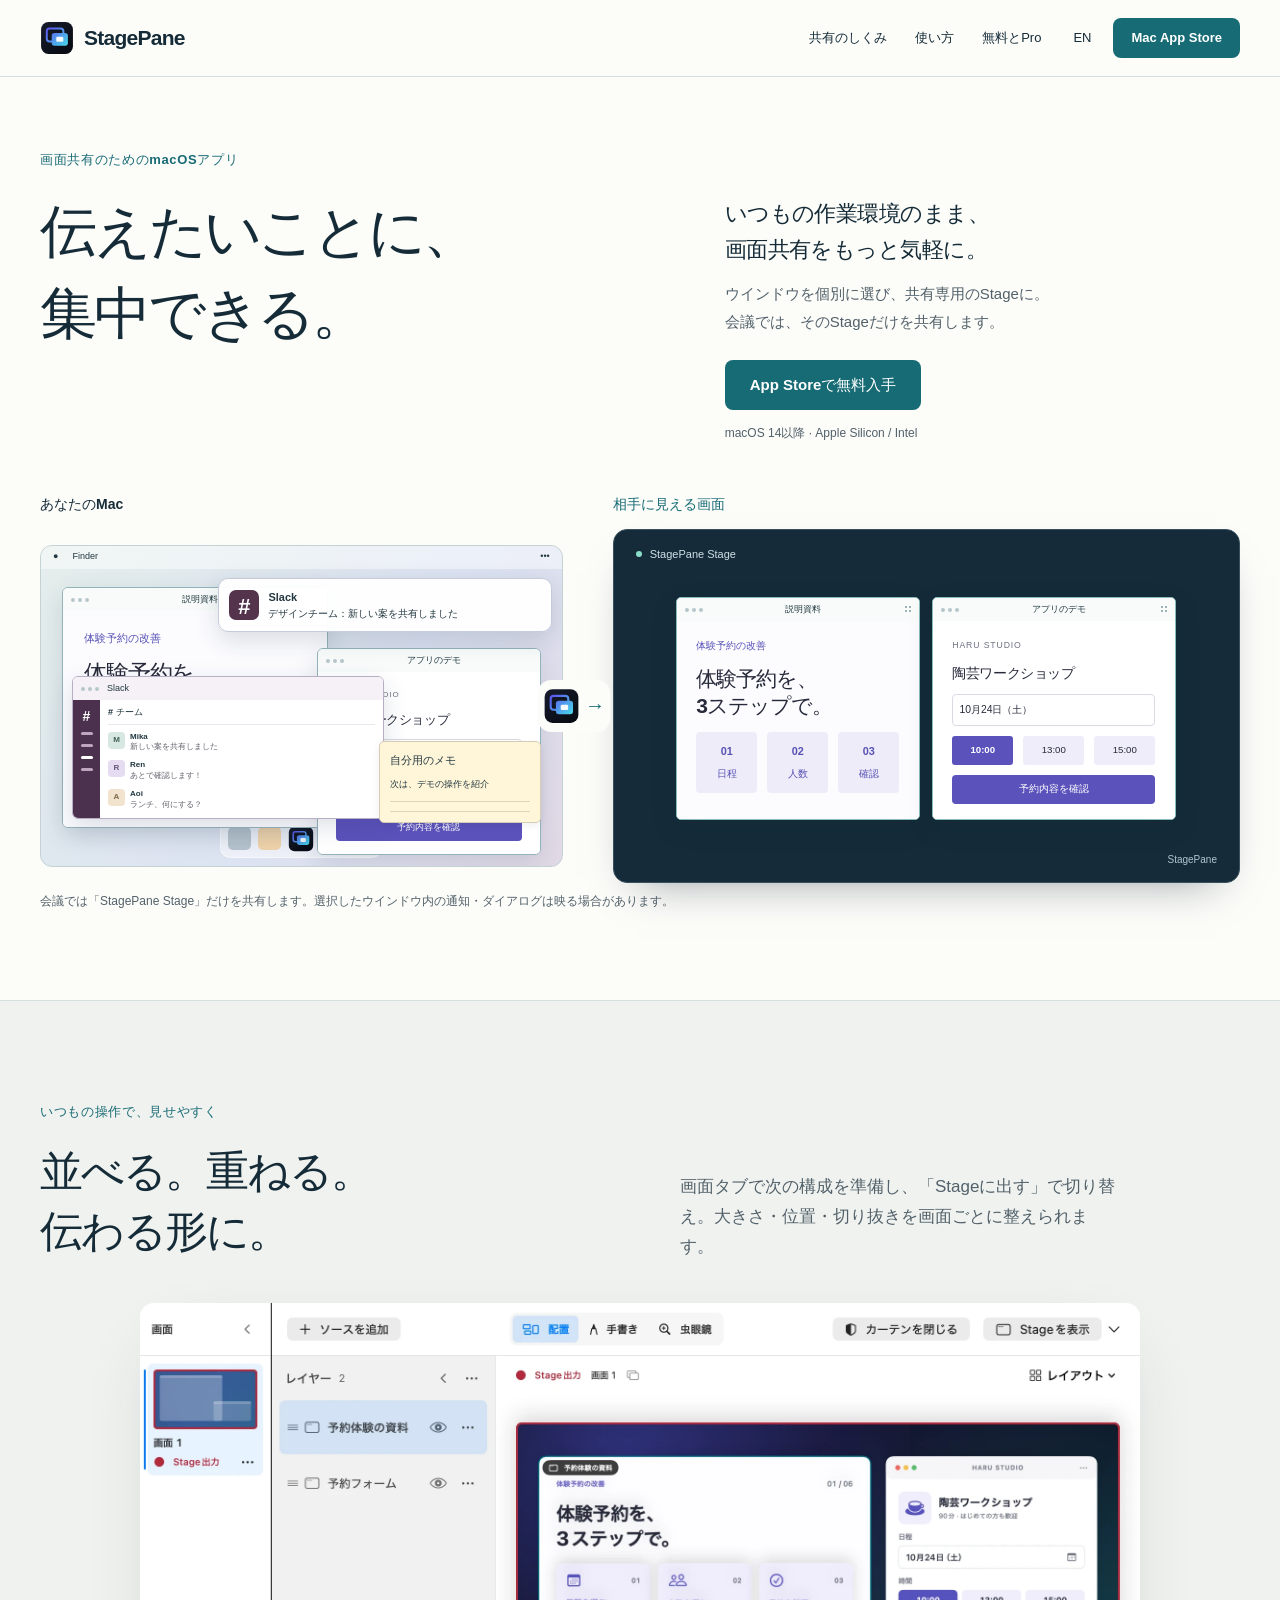
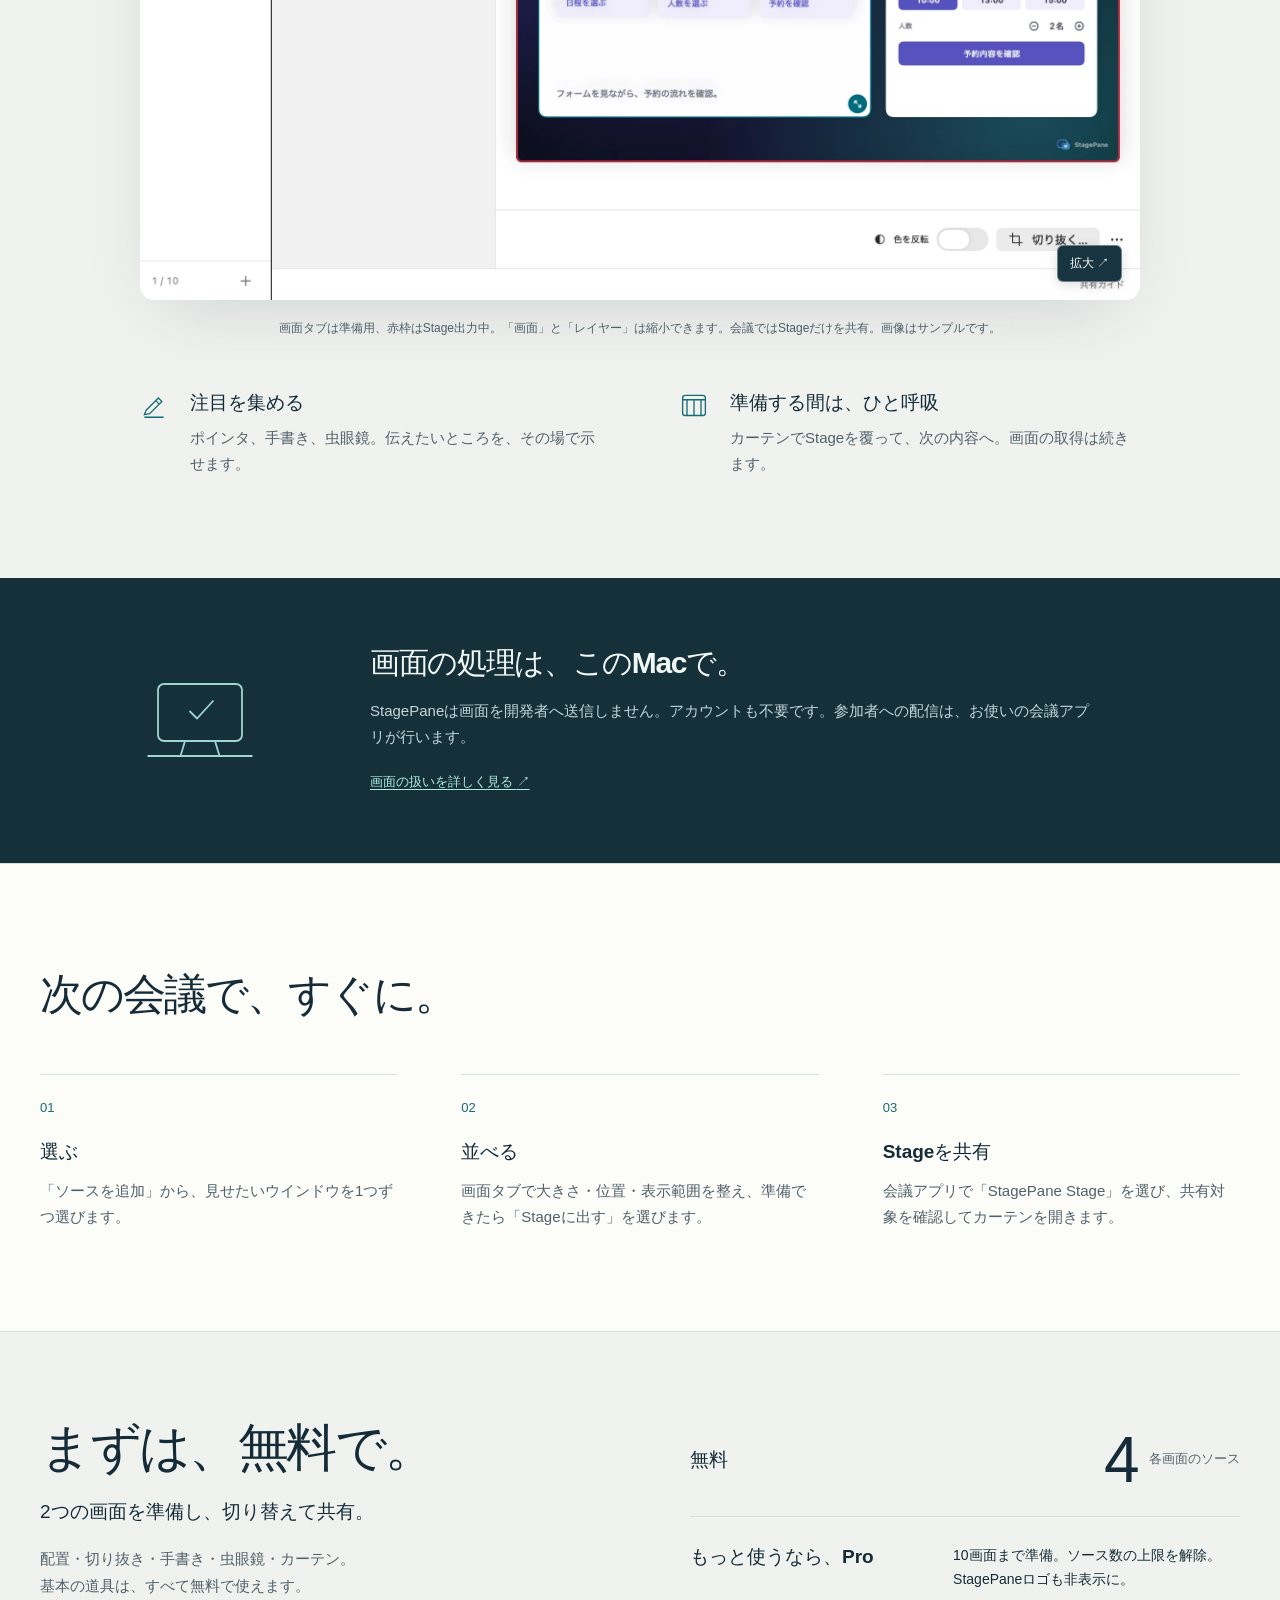
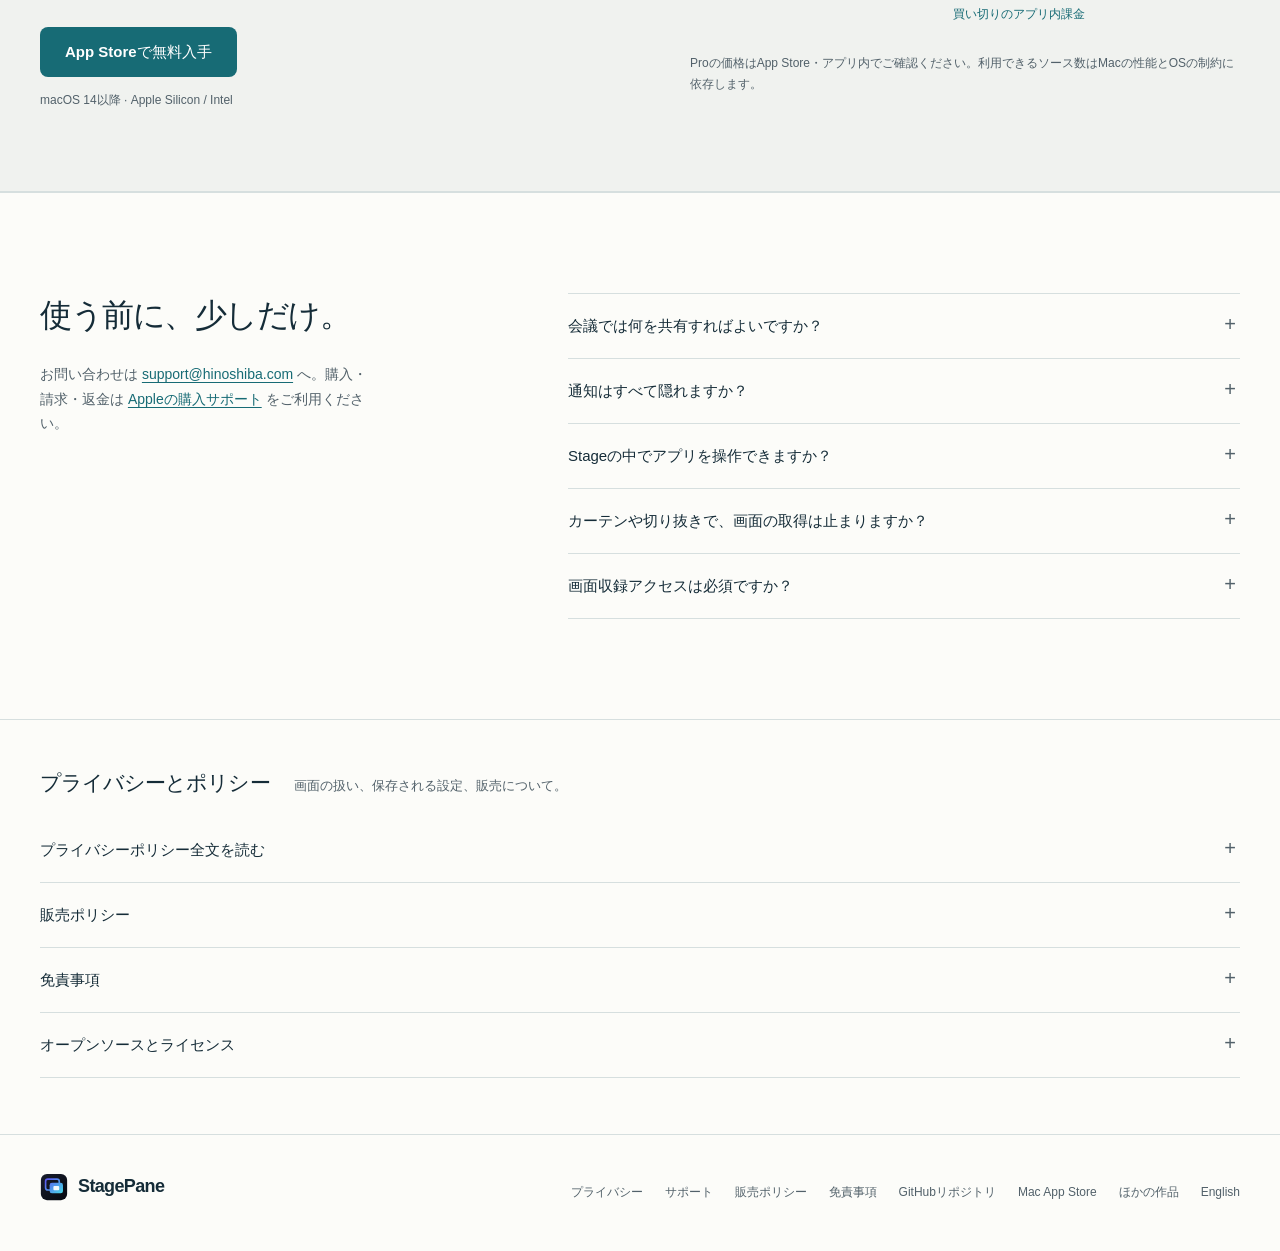
<file: site/index.html>
<!doctype html>
<html lang="ja">
<head>
<meta charset="utf-8">
<meta name="viewport" content="width=device-width, initial-scale=1">
<title>StagePane — 伝えたいことに、集中できる。</title>
<meta name="description" data-i18n="meta-description" content="資料とデモは相手へ、Slackの通知やメモは手元に。ウインドウを個別に選んで並べ、会議ではStageだけを共有するmacOSアプリ。選択したウインドウ内の通知は映る場合があります。2画面・各4ソースまで無料。">
<meta name="theme-color" content="#fcfcf9" media="(prefers-color-scheme: light)">
<meta name="theme-color" content="#101820" media="(prefers-color-scheme: dark)">
<meta property="og:type" content="website">
<meta property="og:site_name" content="StagePane">
<meta property="og:locale" data-i18n="meta-locale" content="ja_JP">
<meta property="og:locale:alternate" data-i18n="meta-alternate-locale" content="en_US">
<meta property="og:title" data-i18n="meta-title" content="StagePane — 伝えたいことに、集中できる。">
<meta property="og:description" data-i18n="meta-description" content="資料とデモは相手へ、Slackの通知やメモは手元に。ウインドウを個別に選んで並べ、会議ではStageだけを共有するmacOSアプリ。選択したウインドウ内の通知は映る場合があります。2画面・各4ソースまで無料。">
<meta property="og:url" data-i18n="meta-url" content="https://stagepane.hinoshiba.com/">
<meta property="og:image" data-i18n="meta-image" content="https://stagepane.hinoshiba.com/assets/screenshots/ja/product-stage.webp?v=20261107-screen-tabs">
<meta property="og:image:type" content="image/webp">
<meta property="og:image:width" content="1920">
<meta property="og:image:height" content="1080">
<meta property="og:image:alt" data-i18n="meta-image-alt" content="説明資料と予約アプリのデモを左右に並べたStageの表示例">
<meta name="twitter:card" content="summary_large_image">
<meta name="twitter:title" data-i18n="meta-title" content="StagePane — 伝えたいことに、集中できる。">
<meta name="twitter:description" data-i18n="meta-description" content="資料とデモは相手へ、Slackの通知やメモは手元に。ウインドウを個別に選んで並べ、会議ではStageだけを共有するmacOSアプリ。選択したウインドウ内の通知は映る場合があります。2画面・各4ソースまで無料。">
<meta name="twitter:image" data-i18n="meta-image" content="https://stagepane.hinoshiba.com/assets/screenshots/ja/product-stage.webp?v=20261107-screen-tabs">
<meta name="twitter:image:alt" data-i18n="meta-image-alt" content="説明資料と予約アプリのデモを左右に並べたStageの表示例">
<link rel="canonical" data-i18n="canonical" href="https://stagepane.hinoshiba.com/">
<link rel="alternate" hreflang="ja" href="https://stagepane.hinoshiba.com/">
<link rel="alternate" hreflang="en" href="https://stagepane.hinoshiba.com/?lang=en">
<link rel="alternate" hreflang="x-default" href="https://stagepane.hinoshiba.com/">
<link rel="icon" href="assets/StagePaneMark.svg" type="image/svg+xml">
<link rel="stylesheet" href="styles.css?v=20261021-stage-only-demo">
<script id="application-data" type="application/ld+json">{"@context": "https://schema.org", "@type": "SoftwareApplication", "name": "StagePane", "applicationCategory": "ProductivityApplication", "operatingSystem": "macOS 14 or later", "description": "資料とデモは相手へ、Slackの通知やメモは手元に。ウインドウを個別に選んで並べ、会議ではStageだけを共有するmacOSアプリ。選択したウインドウ内の通知は映る場合があります。2画面・各4ソースまで無料。", "url": "https://stagepane.hinoshiba.com/", "sameAs": "https://github.com/hinoshiba/StagePane", "license": "https://www.apache.org/licenses/LICENSE-2.0"}</script>
<script defer src="site.js?v=20261107-screen-tabs"></script>
<script defer src="sharing-demo.js?v=20261021-stage-only-demo"></script>
</head><body>
<a data-i18n="skip" href="#main" class="skip-link">本文へ移動</a>
<header class="site-header"><div class="shell header-inner">
<a class="brand" data-i18n="home" href="#top" aria-label="StagePane ホーム"><img src="assets/StagePaneMark.svg" width="36" height="36" alt=""><span>StagePane</span></a>
<nav class="site-nav" data-i18n="nav" aria-label="メインナビゲーション"><a data-i18n="features" href="#features">共有のしくみ</a>
<a data-i18n="how" href="#how-it-works">使い方</a>
<a data-i18n="plans-nav" href="#plans">無料とPro</a></nav>
<div class="header-actions">
<a data-i18n="language" href="?lang=en" data-language="en" hreflang="en" lang="en" aria-label="英語に切り替える">EN</a>
<a data-i18n="store" href="https://apps.apple.com/jp/app/id6802005741" class="button button-primary">Mac App Store</a>
</div>
<details class="mobile-menu">
<summary data-i18n="menu">メニュー</summary>
<nav data-i18n="nav" aria-label="メインナビゲーション"><a data-i18n="features" href="#features">共有のしくみ</a>
<a data-i18n="how" href="#how-it-works">使い方</a>
<a data-i18n="plans-nav" href="#plans">無料とPro</a></nav>
</details></div></header>
<main id="main">
<section class="hero shell" id="top">
<p class="eyebrow" data-i18n="eyebrow">画面共有のためのmacOSアプリ</p>
<div class="hero-grid"><h1 data-i18n="hero-title">伝えたいことに、<br>集中できる。</h1><div class="hero-copy"><p class="hero-lead" data-i18n="hero-lead">いつもの作業環境のまま、<br>画面共有をもっと気軽に。</p><p class="hero-description" data-i18n="hero-description">ウインドウを個別に選び、共有専用のStageに。<br>会議では、そのStageだけを共有します。</p><div class="hero-actions"><a class="button button-primary" href="https://apps.apple.com/jp/app/id6802005741" data-i18n="store-cta">App Storeで無料入手</a></div><p class="compatibility" data-i18n="compatibility">macOS 14以降 · Apple Silicon / Intel</p></div></div>
</section>
<section class="sharing-section shell" id="features" aria-labelledby="sharing-title">
<span class="anchor-alias" id="examples" aria-hidden="true"></span>
<h2 id="sharing-title" class="sr-only" data-i18n="features">共有のしくみ</h2>
<figure class="sharing-demo">
<div class="demo-labels" aria-hidden="true"><p data-i18n="demo-local">あなたのMac</p><p data-i18n="demo-audience">相手に見える画面</p></div>
<div class="demo-views" aria-hidden="true">
<div class="local-desktop" aria-hidden="true"><div class="desktop-menubar"><b>●</b><span>Finder</span><span>•••</span></div>
<div class="local-windows"><div class="visual-window slides"><div class="window-chrome"><span class="window-dots"><i></i><i></i><i></i></span><span data-i18n="demo-slides">説明資料</span></div><div class="sample-slide"><span class="sample-kicker" data-i18n="sample-project">体験予約の改善</span><strong data-i18n="sample-title">体験予約を、<br>3ステップで。</strong><div class="sample-steps"><div><b>01</b><span data-i18n="sample-step1">日程</span></div><div><b>02</b><span data-i18n="sample-step2">人数</span></div><div><b>03</b><span data-i18n="sample-step3">確認</span></div></div></div></div><div class="visual-window app"><div class="window-chrome"><span class="window-dots"><i></i><i></i><i></i></span><span data-i18n="demo-app">アプリのデモ</span></div><div class="sample-app"><span class="app-kicker">HARU STUDIO</span><strong data-i18n="sample-app-title">陶芸ワークショップ</strong><span class="sample-date" data-i18n="sample-app-date">10月24日（土）</span><div class="sample-times"><b>10:00</b><span>13:00</span><span>15:00</span></div><span class="sample-action" data-i18n="sample-app-action">予約内容を確認</span></div></div></div>
<div class="visual-window local-chat"><div class="window-chrome"><span class="window-dots"><i></i><i></i><i></i></span><span>Slack</span></div><div class="chat-body"><div class="chat-sidebar"><b>#</b><i></i><i></i><i></i><i></i></div><div class="chat-thread"><strong data-demo-text="chatChannel"># チーム</strong><div class="chat-message"><span class="chat-avatar">M</span><div><b>Mika</b><p data-demo-text="chatLine1">新しい案を共有しました</p></div></div><div class="chat-message"><span class="chat-avatar">R</span><div><b>Ren</b><p data-demo-text="chatLine2">あとで確認します！</p></div></div><div class="chat-message"><span class="chat-avatar">A</span><div><b>Aoi</b><p data-demo-text="chatLine3">ランチ、何にする？</p></div></div></div></div></div>
<div class="personal-note"><strong data-i18n="demo-notes">自分用のメモ</strong><p data-i18n="demo-note-line">次は、デモの操作を紹介</p><i></i><i></i></div>
<div class="notification-stack" aria-hidden="true"><div class="notification"><span class="notification-icon">#</span><div><strong>Slack</strong><p data-i18n="demo-notification">新しいメッセージが届きました</p></div></div></div>
<div class="desktop-dock"><i></i><i></i><img src="assets/StagePaneMark.svg" width="30" height="30" alt=""><i></i><i></i></div></div>
<div class="stage-bridge"><img src="assets/StagePaneMark.svg" width="48" height="48" alt=""><span>→</span></div>
<div class="audience-stage" id="stage-example"><div class="stage-topline"><span class="stage-status"></span><span>StagePane Stage</span></div><div class="shared-windows"><div class="visual-window slides"><div class="window-chrome"><span class="window-dots"><i></i><i></i><i></i></span><span data-i18n="demo-slides">説明資料</span></div><div class="sample-slide"><span class="sample-kicker" data-i18n="sample-project">体験予約の改善</span><strong data-i18n="sample-title">体験予約を、<br>3ステップで。</strong><div class="sample-steps"><div><b>01</b><span data-i18n="sample-step1">日程</span></div><div><b>02</b><span data-i18n="sample-step2">人数</span></div><div><b>03</b><span data-i18n="sample-step3">確認</span></div></div></div></div><div class="visual-window app"><div class="window-chrome"><span class="window-dots"><i></i><i></i><i></i></span><span data-i18n="demo-app">アプリのデモ</span></div><div class="sample-app"><span class="app-kicker">HARU STUDIO</span><strong data-i18n="sample-app-title">陶芸ワークショップ</strong><span class="sample-date" data-i18n="sample-app-date">10月24日（土）</span><div class="sample-times"><b>10:00</b><span>13:00</span><span>15:00</span></div><span class="sample-action" data-i18n="sample-app-action">予約内容を確認</span></div></div></div><span class="stage-wordmark">StagePane</span></div>
</div>
<p class="sr-only" id="demo-drag-hint" data-demo-text="hint">Stageのウインドウをドラッグして配置できます。</p>
<p class="sr-only" id="demo-keyboard-hint" data-demo-text="keyboard">矢印キーで移動、Shiftと矢印キーで大きく移動、Homeで元の位置に戻せます。</p>
<p class="sr-only demo-announcement" role="status" aria-live="polite" aria-atomic="true"></p>
<figcaption><p class="sr-only" data-i18n="diagram-description">手元の説明資料とアプリのデモだけをStageに配置。選んでいないSlackの通知と個人メモは、手元の画面に残ります。</p><p class="scope-note" data-i18n="demo-condition">会議では「StagePane Stage」だけを共有します。選択したウインドウ内の通知・ダイアログは映る場合があります。</p></figcaption>
</figure></section>
<section class="section layout-section" id="workspace-proof"><div class="shell">
<div class="section-intro"><div><p class="eyebrow" data-i18n="layout-eyebrow">いつもの操作で、見せやすく</p><h2 data-i18n="layout-title">並べる。重ねる。<br>伝わる形に。</h2></div><p class="section-lead" data-i18n="layout-copy">画面タブで次の構成を準備し、「Stageに出す」で切り替え。大きさ・位置・切り抜きを画面ごとに整えられます。</p></div>
<figure class="workspace-showcase"><a data-preview="product-workspace" data-i18n="workspace-zoom" href="assets/screenshots/ja/product-workspace-light.webp?v=20261107-screen-tabs" aria-label="画像を拡大: 2つのレイヤーを並べたWorkspace。左に画面タブとレイヤー一覧、右に資料と予約アプリの合成画面"><picture><source media="(prefers-color-scheme: dark)" data-i18n="workspace-dark" srcset="assets/screenshots/ja/product-workspace-dark.webp?v=20261107-screen-tabs"><img data-i18n="workspace-image" src="assets/screenshots/ja/product-workspace-light.webp?v=20261107-screen-tabs" alt="2つのレイヤーを並べたWorkspace。左に画面タブとレイヤー一覧、右に資料と予約アプリの合成画面" width="2080" height="1240" loading="lazy" decoding="async"></picture><span class="zoom-label" data-i18n="image-zoom">拡大 ↗</span></a><figcaption data-i18n="workspace-caption">画面タブは準備用、赤枠はStage出力中。「画面」と「レイヤー」は縮小できます。会議ではStageだけを共有。画像はサンプルです。</figcaption></figure>
<div class="tool-notes"><div><svg viewBox="0 0 32 32" aria-hidden="true"><path d="m7 22 14-14 4 4-14 14-6 1zM18 11l4 4M5 30h22"/></svg><div><h3 data-i18n="explain-title">注目を集める</h3><p data-i18n="explain-copy">ポインタ、手書き、虫眼鏡。伝えたいところを、その場で示せます。</p></div></div><div><svg viewBox="0 0 32 32" aria-hidden="true"><rect x="3" y="5" width="26" height="23" rx="3"/><path d="M3 10h26M8 10v18M16 10v18M24 10v18"/></svg><div><h3 data-i18n="curtain-title">準備する間は、ひと呼吸</h3><p data-i18n="curtain-copy">カーテンでStageを覆って、次の内容へ。画面の取得は続きます。</p></div></div></div>
</div></section>
<section class="local-section"><div class="shell local-grid"><div class="local-symbol" aria-hidden="true"><svg viewBox="0 0 80 80"><rect x="12" y="16" width="56" height="38" rx="4"/><path d="M5 64h70M30 54l-3 10M50 54l3 10m-20-30 5 5 11-12"/></svg></div><div><h2 data-i18n="local-title">画面の処理は、このMacで。</h2><p data-i18n="local-copy">StagePaneは画面を開発者へ送信しません。アカウントも不要です。参加者への配信は、お使いの会議アプリが行います。</p><a class="text-link" href="#privacy" data-i18n="local-link">画面の扱いを詳しく見る <span aria-hidden="true">↗</span></a></div></div></section>
<section class="section" id="how-it-works"><div class="shell"><h2 data-i18n="workflow-title">次の会議で、すぐに。</h2><ol class="steps"><li><h3 data-i18n="step-1">選ぶ</h3><p data-i18n="step-1-copy">「ソースを追加」から、見せたいウインドウを1つずつ選びます。</p></li><li><h3 data-i18n="step-2">並べる</h3><p data-i18n="step-2-copy">画面タブで大きさ・位置・表示範囲を整え、準備できたら「Stageに出す」を選びます。</p></li><li><h3 data-i18n="step-3">Stageを共有</h3><p data-i18n="step-3-copy">会議アプリで「StagePane Stage」を選び、共有対象を確認してカーテンを開きます。</p></li></ol></div></section><section class="plans-section" id="plans"><div class="shell plans-grid"><div><h2 data-i18n="plan-title">まずは、無料で。</h2><p class="plan-intro" data-i18n="plan-intro">2つの画面を準備し、切り替えて共有。</p><p class="plan-common" data-i18n="plan-common">配置・切り抜き・手書き・虫眼鏡・カーテン。<br>基本の道具は、すべて無料で使えます。</p><a class="button button-primary" href="https://apps.apple.com/jp/app/id6802005741" data-i18n="store-cta">App Storeで無料入手</a><p class="compatibility" data-i18n="compatibility">macOS 14以降 · Apple Silicon / Intel</p></div><div class="plan-details"><div class="free-plan"><h3 data-i18n="plan-free-label">無料</h3><div class="source-count"><strong>4</strong><span data-i18n="plan-source-unit">各画面のソース</span></div></div><div class="pro-plan"><h3 data-i18n="plan-pro-label">もっと使うなら、Pro</h3><p data-i18n="plan-pro-description">10画面まで準備。ソース数の上限を解除。<br>StagePaneロゴも非表示に。</p><p class="purchase-type" data-i18n="plan-one-time">買い切りのアプリ内課金</p></div><p class="plan-note" data-i18n="plan-note">Proの価格はApp Store・アプリ内でご確認ください。利用できるソース数はMacの性能とOSの制約に依存します。</p></div></div></section><section class="section" id="support"><div class="shell support-grid"><div><h2 data-i18n="faq-title">使う前に、少しだけ。</h2><p class="support-direct" data-i18n="support-direct">お問い合わせは <a class="contact-link" href="mailto:support@hinoshiba.com">support@hinoshiba.com</a> へ。購入・請求・返金は <a class="contact-link" href="https://support.apple.com/billing">Appleの購入サポート</a> をご利用ください。</p></div><div class="faq-list"><details><summary data-i18n="faq-share">会議では何を共有すればよいですか？</summary><p data-i18n="faq-share-copy">会議アプリで「StagePane Stage」ウインドウを選んでください。Workspaceは手元の編集用です。アプリ全体や画面全体を共有するとWorkspaceも映る場合があるため、共有対象を確認してください。</p></details><details><summary data-i18n="faq-notifications">通知はすべて隠れますか？</summary><p data-i18n="faq-notifications-copy">通知を自動で削除する機能ではありません。ウインドウを個別に選び、会議では「StagePane Stage」だけを共有すると、選択外の別アプリの通知はStageに含まれません。画面全体・アプリ全体を選んだ場合や、選択したウインドウ内の通知・ダイアログは共有されることがあります。</p></details><details><summary data-i18n="faq-interact">Stageの中でアプリを操作できますか？</summary><p data-i18n="faq-interact-copy">アプリ自体の操作は元のウインドウで行います。Workspaceでは、共有する映像の位置・大きさ・重なりを調整できます。</p></details><details><summary data-i18n="faq-curtain">カーテンや切り抜きで、画面の取得は止まりますか？</summary><p data-i18n="faq-curtain-copy">カーテンはStageを覆い、切り抜きは表示範囲を変えます。どちらも選択したソースの取得は続きます。取得を終了するときは「すべて停止」を使ってください。</p></details><details><summary data-i18n="faq-access">画面収録アクセスは必須ですか？</summary><p data-i18n="faq-access-copy">起動時に画面収録アクセスを要求する案内は表示しません。「ソースを追加」はAppleの選択画面を開きます。任意のアプリ全体のアクセスは「設定 → アクセスとプライバシー」からmacOSへ直接要求できます。画面取得はmacOSのアクセス許可に従います。</p></details></div></div></section><section class="section" id="privacy"><div class="shell">
<span class="anchor-alias" id="security" aria-hidden="true"></span>
<div class="section-heading">
<h2 data-i18n="privacy-title">プライバシーとポリシー</h2>
<p data-i18n="privacy-summary">画面の扱い、保存される設定、販売について。</p>
</div><details class="legal-details">
<summary data-i18n="privacy-full">プライバシーポリシー全文を読む</summary>
<div class="policy-copy">
<p data-i18n="t98">選択した画面と手書きは、Mac上でStageを表示するために処理します。画面の配信は、利用者が選んだ会議アプリが行います。</p>
<p data-i18n="t99">設定はMacに保存します。保存するのはStageの形状と外観、ウインドウの動作、セーフエリアガイドとStagePaneマークの設定、ポインタのスタイル・大きさ・色・グロー、カーテンの文言と文字の大きさ、手書きツールの設定、レイヤー一覧の幅、「画面」と「レイヤー」の縮小状態、最後に選択した設定項目、およびWorkspace・Stage・このアプリについて・Proの各ウインドウの位置と大きさです。許可状態そのものは保存せず、macOSから確認します。Mac App Store版はこれに加えて、App Storeの評価依頼を表示する時期の判断にだけ使うローカルな3つの値（成功したセッションの回数、その最初の日付、評価依頼を最後に表示したアプリのバージョン）を保存します。画面の映像、画面グループとその名前、ソース名、Stage上のソースの配置、手書きは保存しません。手書きは作業中のメモリで扱い、「すべて停止」または終了で破棄します。「画像をコピー」はシステムのクリップボードへPNGを置き、ほかのアプリから参照できます。「PNGを保存」は選択した場所へ書き込みます。不要な画像は利用者が削除できます。</p>
<p data-i18n="t100">開発者はアプリ内の画面や個人データを収集しません。Proの購入・復元はAppleが処理します。このサイトはGitHub Pagesで配信され、接続情報は配信事業者に処理されます。</p>
<p data-i18n="t101">画面の選択はAppleの共有ピッカーで変更できます。切り抜きは表示範囲を変える機能で、選択したソース全体の取得範囲は変わりません。カーテンはStageの表示を覆い、取得を終了するには「すべて停止」を使います。アプリ全体のMacの画面収録アクセスは任意で、「設定 → アクセスとプライバシー → 画面収録アクセスを要求」から直接要求します。許可の選択はmacOSが表示・管理します。起動時の案内や許可リクエスト前の独自ダイアログはありません。選択はmacOSのシステム設定で変更できます。</p>
<p data-i18n="privacy-sharing">StagePaneは、画面、手書き、その他のデータを開発者や第三者へ送信しません。このアプリはネットワークのエンタイトルメントを持たずに配布されており、アプリ自身がネットワーク接続を開くことはできません。映像は入力が動作している間だけメモリで保持します。「非表示」や解除はそのレイヤーの表示を消します。同じ入力を別の動作中のレイヤーや画面が使っている場合、取得と最新フレームの保持は続きます。最後の動作中のレイヤーが停止すると、共有入力と保持フレームを解放します。「すべて停止」と終了は全画面が対象です。プレビューの切り替えやカーテンでは取得を停止しません。画面に由来するデータで残るのは、利用者自身が「画像をコピー」「PNGを保存」で作成した画像だけで、クリップボードまたは選択した場所に残ります。Proの購入・復元はAppleが処理し、その処理に画面は一切含まれません。</p>
<p data-i18n="privacy-static-en">英語版のプライバシーポリシーは、JavaScriptなしで読める<a class="contact-link" href="en/privacy/" hreflang="en" lang="en">静的ページ</a>でも公開しています。</p>
<p><a class="contact-link" href="https://www.apple.com/legal/privacy/">Apple Privacy</a> · <a class="contact-link" href="https://docs.github.com/en/site-policy/privacy-policies/github-general-privacy-statement">GitHub Privacy</a></p>
<p data-i18n="contact-retention">問い合わせのメールアドレスと本文は対応のために必要な期間だけ保管し、削除依頼を受け付けます。</p>
<p><a class="contact-link" href="mailto:support@hinoshiba.com">support@hinoshiba.com</a></p>
</div></details></div></section>
<section class="section" id="terms"><div class="shell"><details class="legal-details">
<summary data-i18n="terms-title">販売ポリシー</summary>
<div class="policy-copy">
<p data-i18n="t103">公式アプリはMac App Storeで配信しています。価格、追加購入の内容、対応環境はApp Storeとアプリ内の購入画面をご確認ください。購入・支払い・返金の手続きにはAppleの規定が適用されます。このサイトでは販売・決済を行いません。</p>
<a data-i18n="t104" href="https://support.apple.com/billing" class="contact-link">Appleの購入サポート</a>
<p data-i18n="sales-disclosure">販売事業者の氏名、住所および電話番号については、「特定商取引法に基づく表記」の開示請求をいただいた場合、法令に基づき遅滞なく電子メールにて提供いたします。</p>
<p data-i18n="sales-disclosure-contact">購入判断前に確認できるよう、<a class="contact-link" href="mailto:support@hinoshiba.com">support@hinoshiba.com</a>へご請求ください。購入済みである必要はありません。</p>
<a data-i18n="sales-reference" href="https://www.no-trouble.caa.go.jp/qa/advertising.html" class="contact-link">参考: 特定商取引法ガイド</a>
</div></details></div></section>
<section class="section" id="disclaimer"><div class="shell"><details class="legal-details">
<summary data-i18n="disclaimer-title">免責事項</summary>
<div class="policy-copy">
<p data-i18n="disclaimer-1">本サイトならびに本サイトで紹介・公開しているアプリケーション、コンテンツ、成果物およびソースコード等は、制作者が個人(hinoshiba)として制作・提供しているものです。</p>
<p data-i18n="disclaimer-2">これらは制作者が所属する組織・団体とは関係なく、所属組織・団体の公式な見解、製品、サービスまたは活動を示すものではありません。</p>
<p data-i18n="disclaimer-3">本サイトおよび本アプリケーション等に関するお問い合わせ、サポートその他の責任は制作者個人が負うものであり、所属組織・団体はこれらの提供・運営には関与しておりません。</p>
<p data-i18n="disclaimer-4">本サイトまたは本アプリケーション等の利用により生じた損害については、法令上認められる範囲において、制作者は責任を負わないものとします。</p>
</div></details></div></section>
<section class="section" id="build"><div class="shell"><details class="legal-details">
<summary data-i18n="build-title">オープンソースとライセンス</summary><div class="policy-copy">
<p data-i18n="build-copy">StagePaneのソースコードはApache License 2.0で公開しています。ビルド方法はREADMEをご覧ください。</p>
<p><a data-i18n="repository" href="https://github.com/hinoshiba/StagePane" class="contact-link">GitHubリポジトリ</a> · <a data-i18n="build-readme" href="https://github.com/hinoshiba/StagePane#build-and-run" class="contact-link">ビルド方法（README）</a></p>
<p data-i18n="t122"><strong>ライセンス:</strong> ソースコードとロゴ・アイコンの著作物はApache License 2.0です。StagePaneの名称やロゴを、公式性や提携を示す商標として使う権利は付与されません。</p>
</div></details></div></section>
</main>
<footer><div class="shell footer-inner">
<a class="brand" href="#top"><img src="assets/StagePaneMark.svg" width="28" height="28" alt=""><span>StagePane</span></a>
<nav data-i18n="footer-nav" aria-label="関連リンク">
<a data-i18n="privacy-link" href="#privacy">プライバシー</a>
<a data-i18n="support" href="#support">サポート</a>
<a data-i18n="terms-title" href="#terms">販売ポリシー</a>
<a data-i18n="disclaimer-title" href="#disclaimer">免責事項</a>
<a data-i18n="repository" href="https://github.com/hinoshiba/StagePane">GitHubリポジトリ</a>
<a data-i18n="store" href="https://apps.apple.com/jp/app/id6802005741">Mac App Store</a>
<a data-i18n="more-products" href="https://www.hinoshiba.com/products/">ほかの作品</a>
<a data-i18n="footer-language" href="?lang=en" data-language="en" hreflang="en" lang="en" aria-label="英語に切り替える">English</a>
</nav></div></footer>
</body></html>
</file>
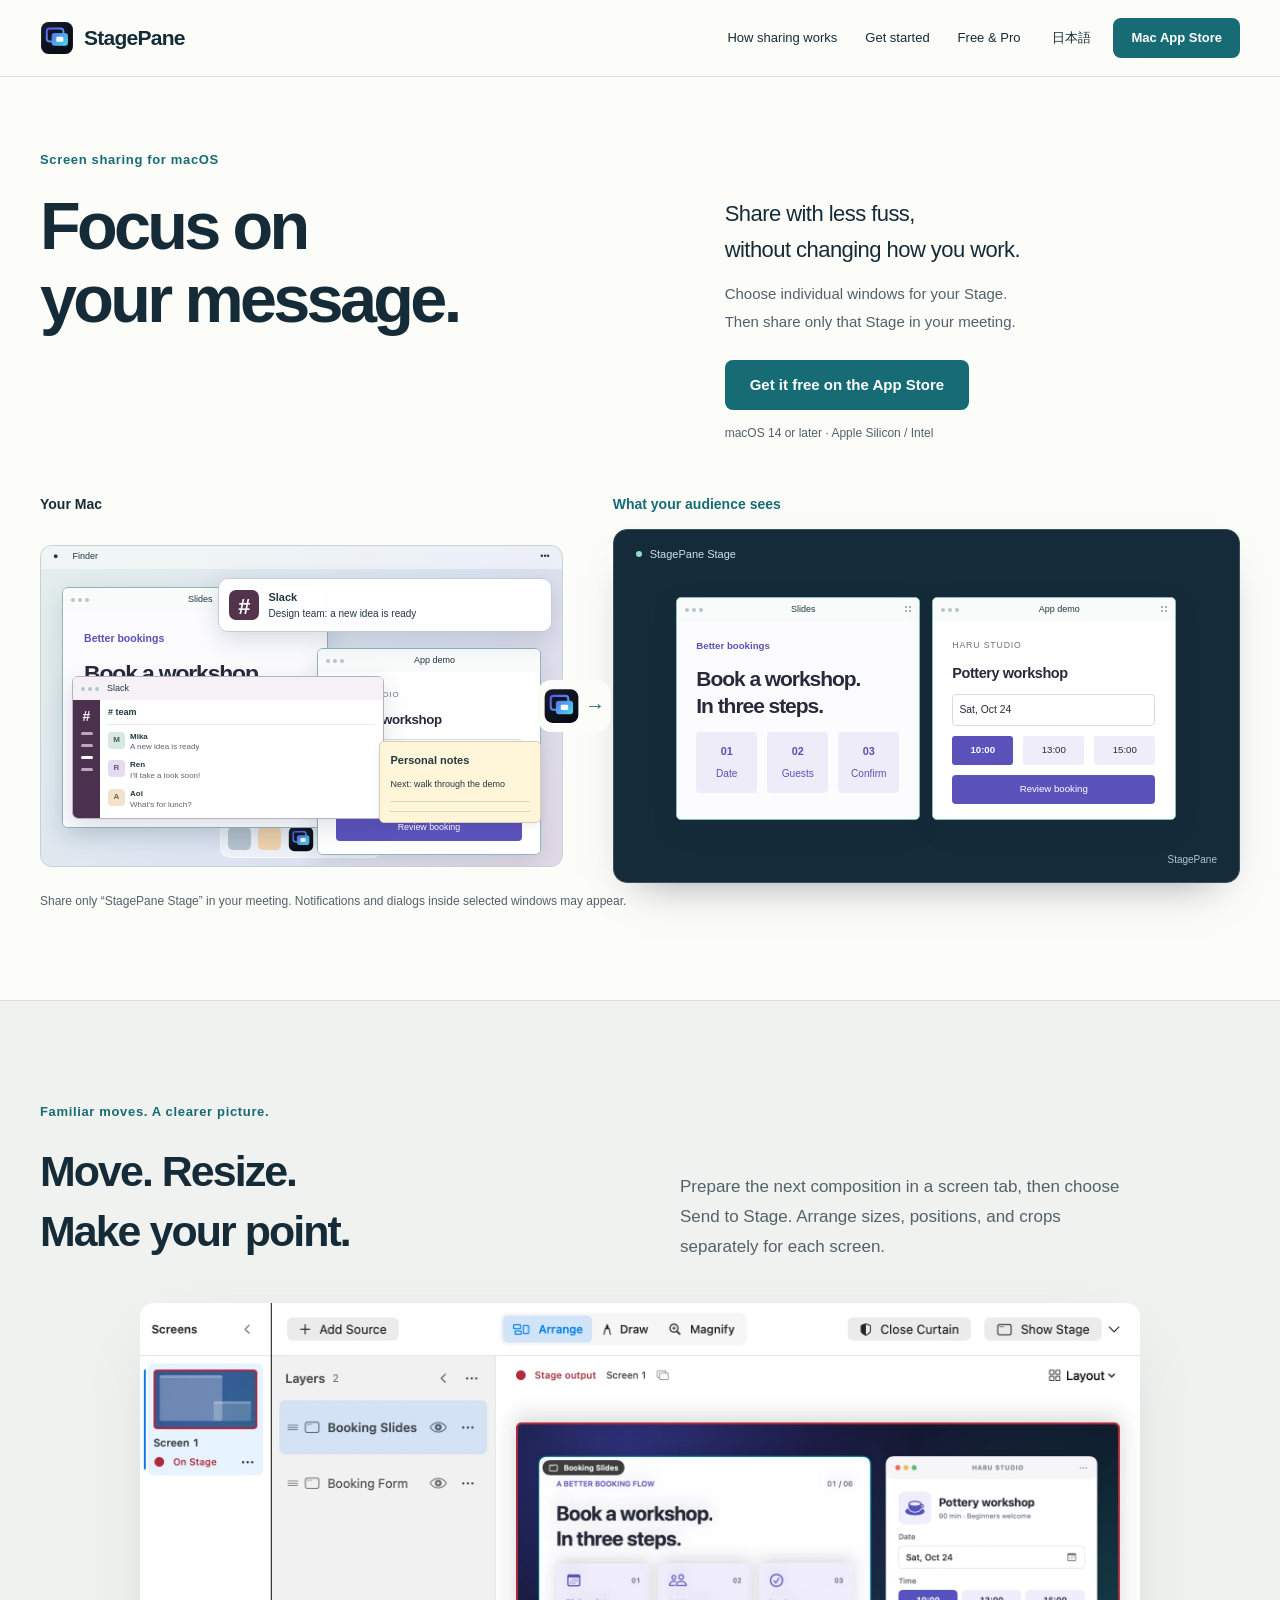
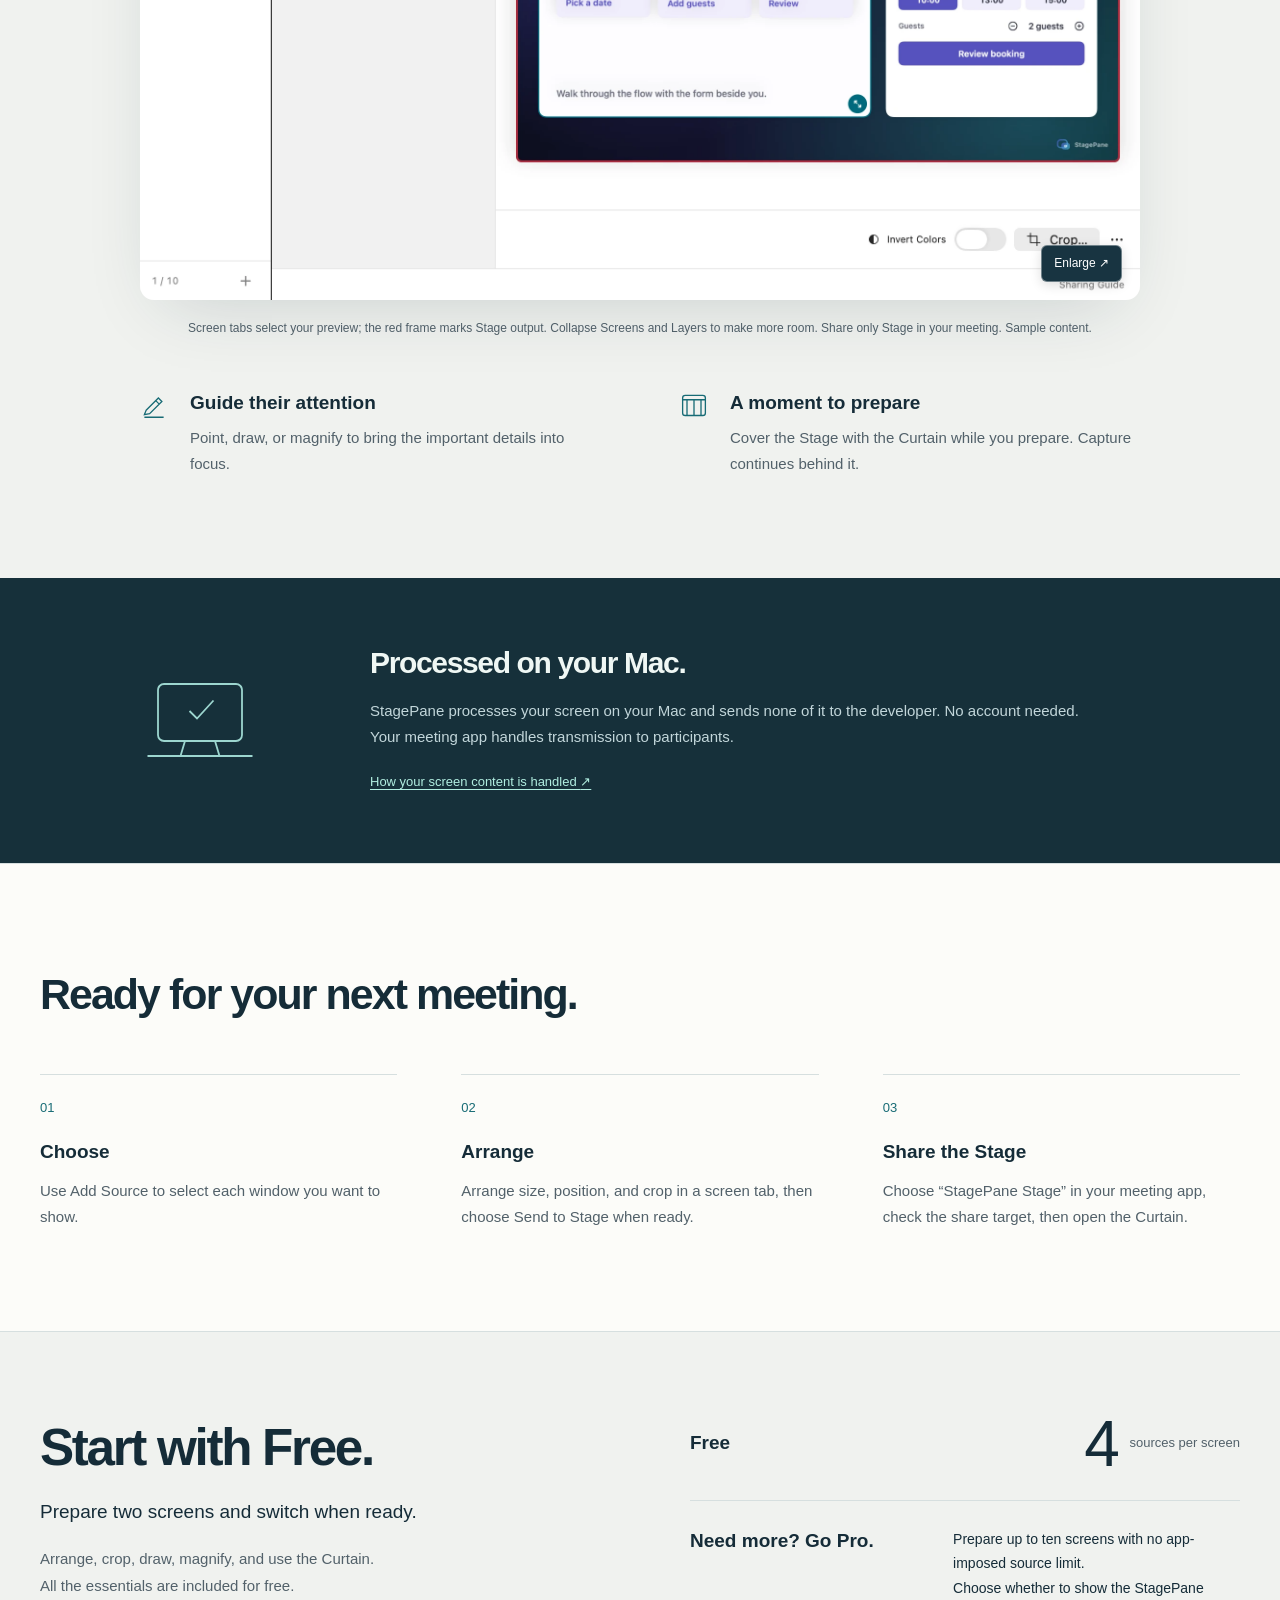
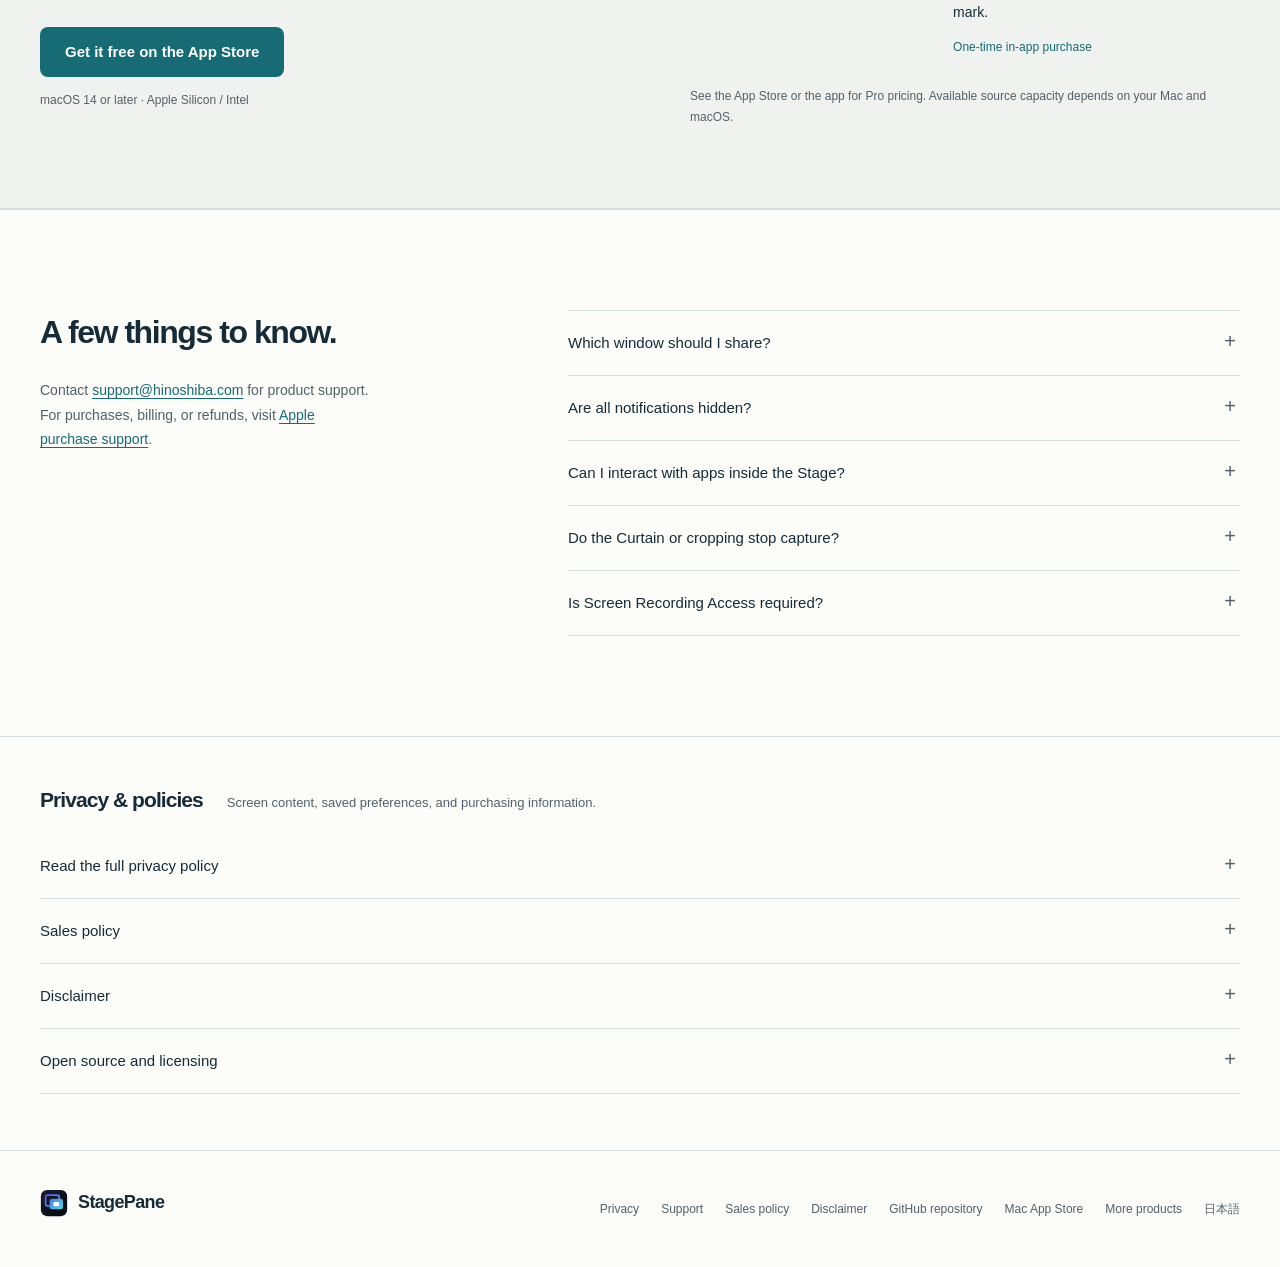
<file: site/en/index.html>
<!doctype html>
<html lang="en"><head><meta charset="utf-8"><meta name="viewport" content="width=device-width,initial-scale=1"><title>StagePane</title><link rel="canonical" href="https://stagepane.hinoshiba.com/"><script>location.replace('../?lang=en' + location.hash);</script></head><body><a href="../?lang=en">Continue to StagePane / StagePaneへ</a></body></html>
</file>
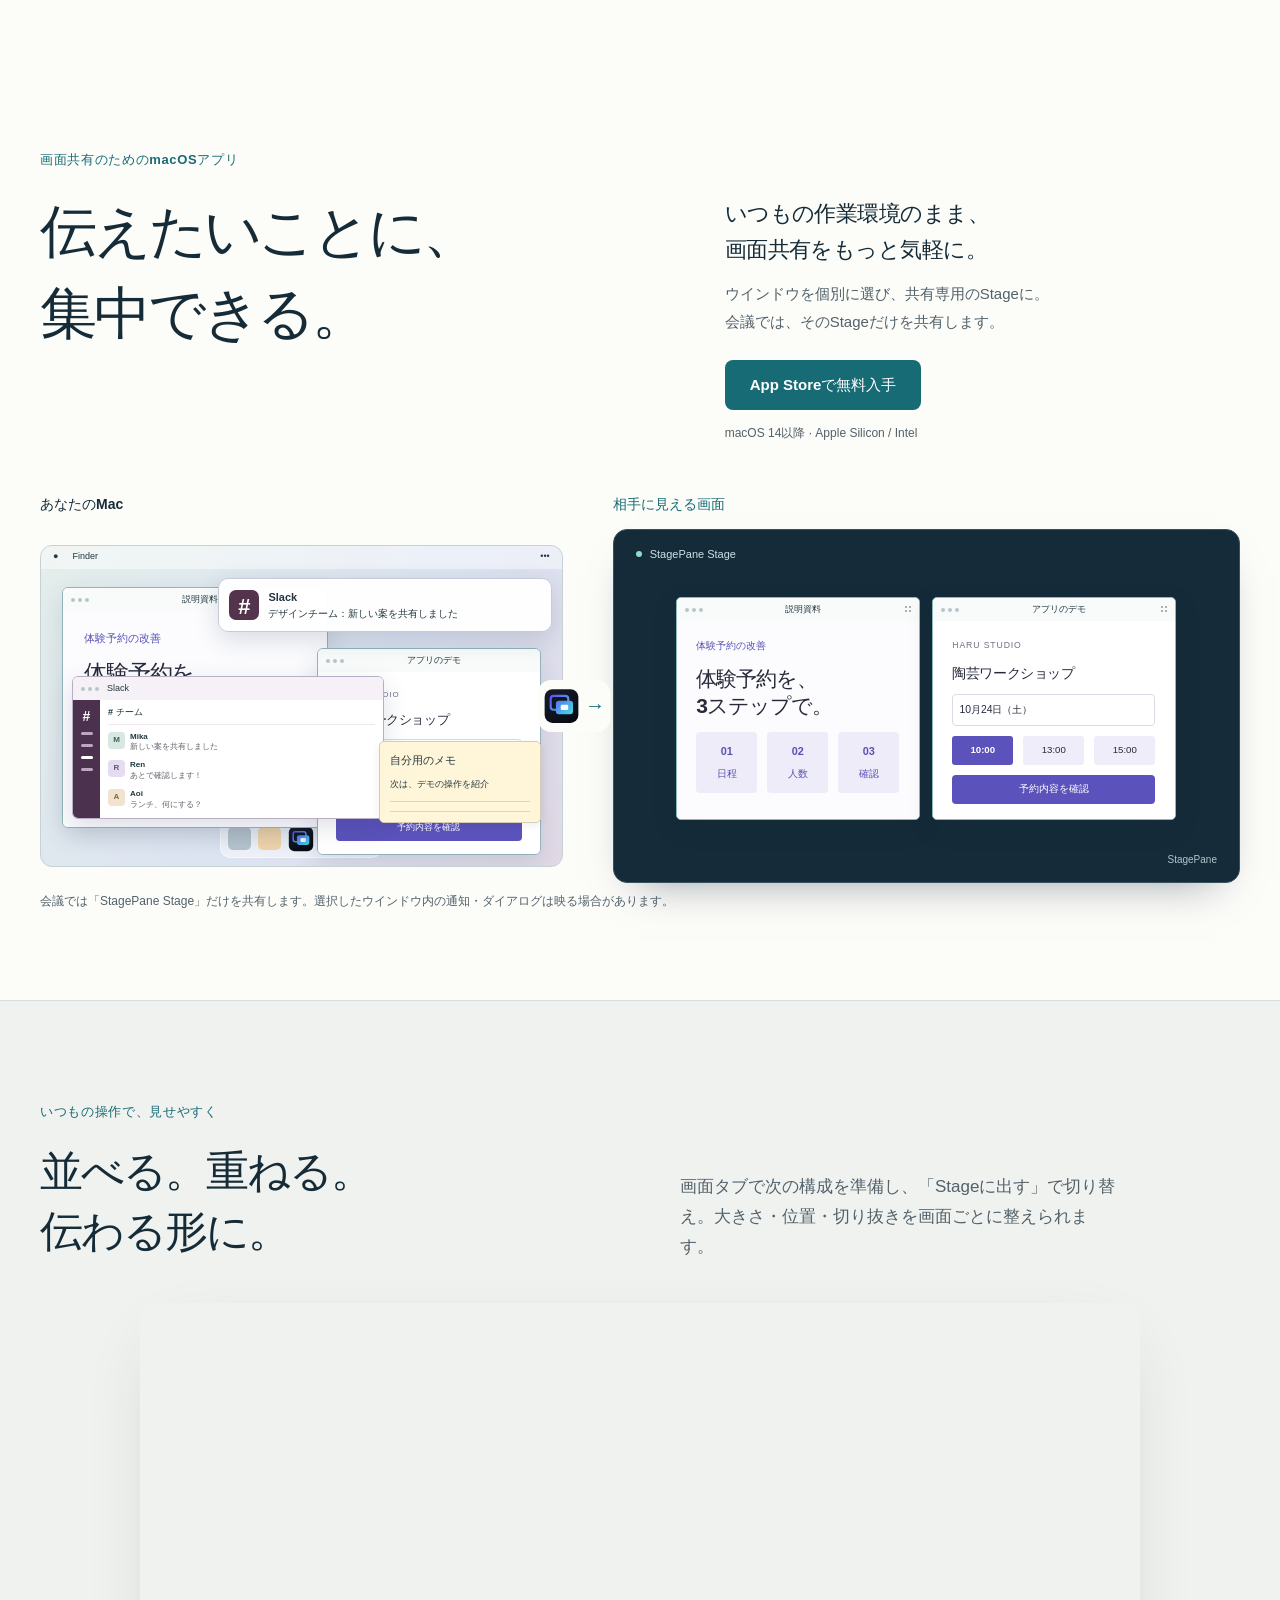
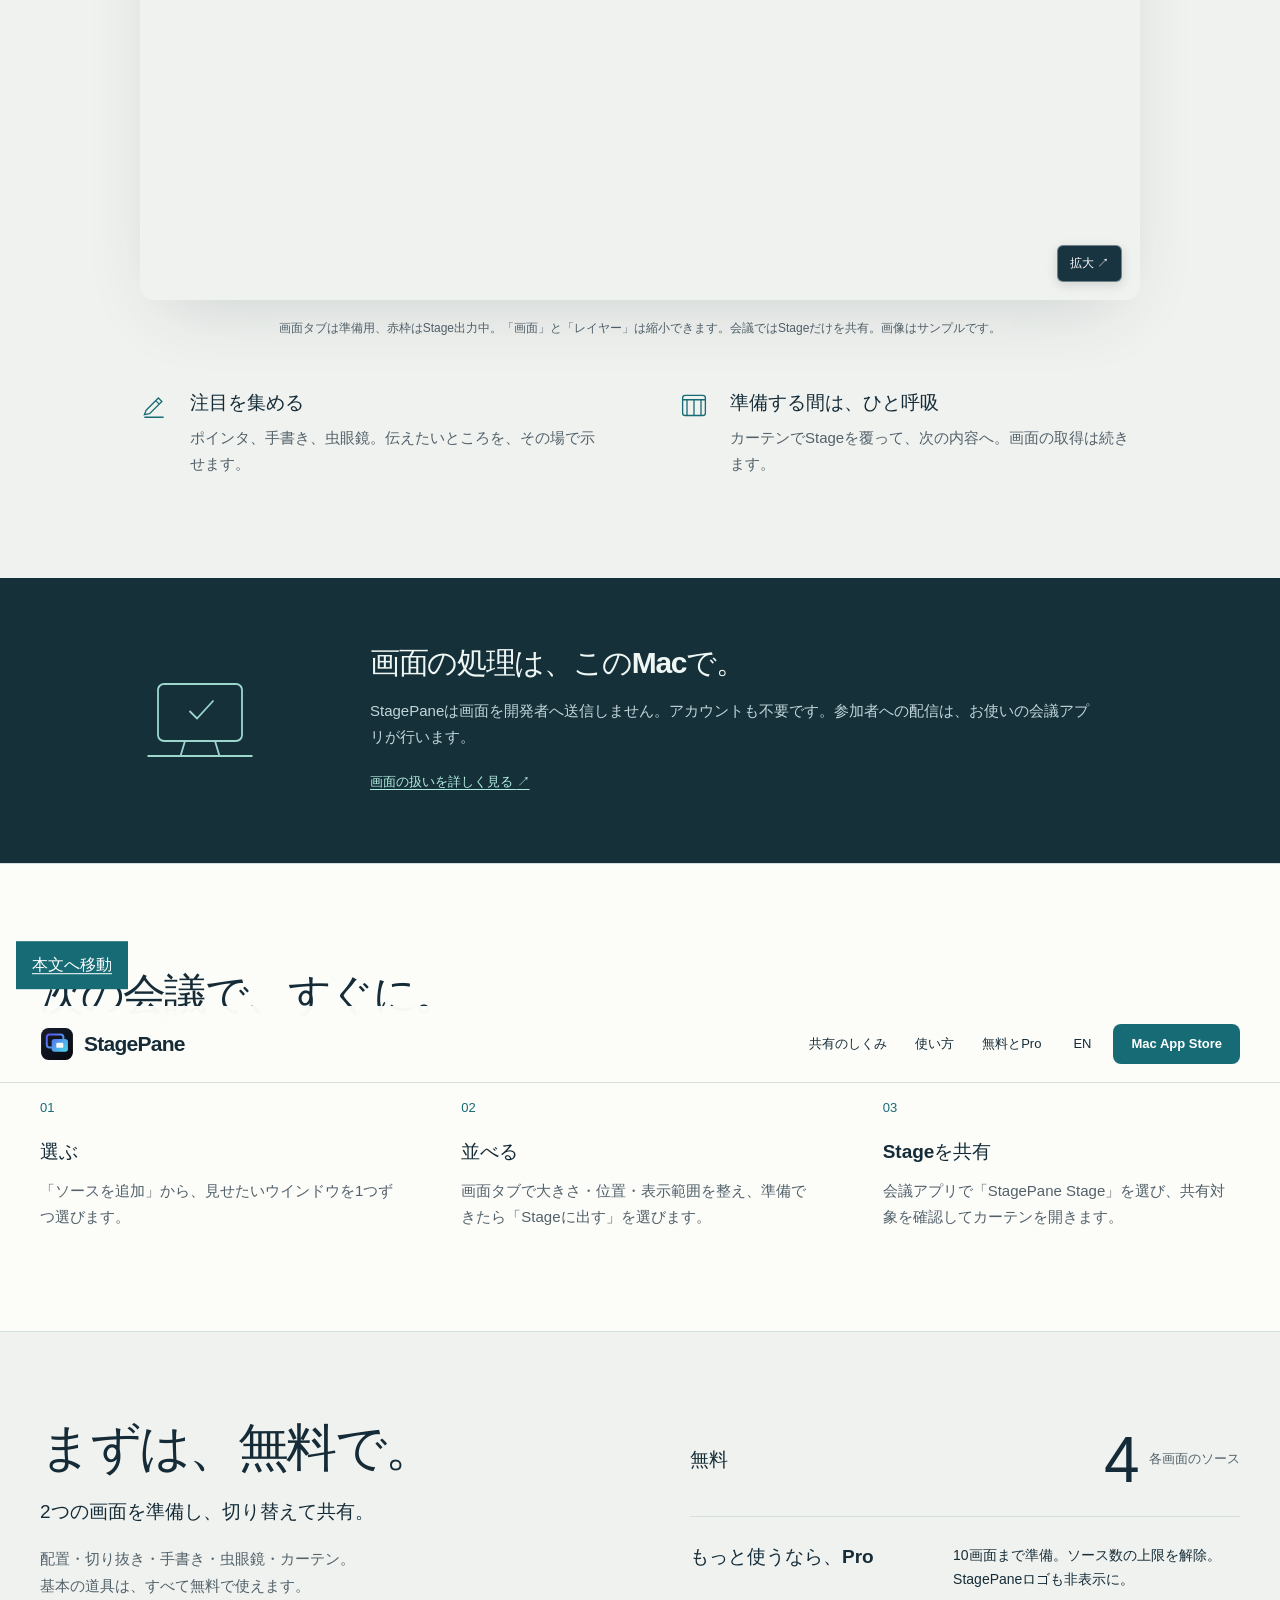
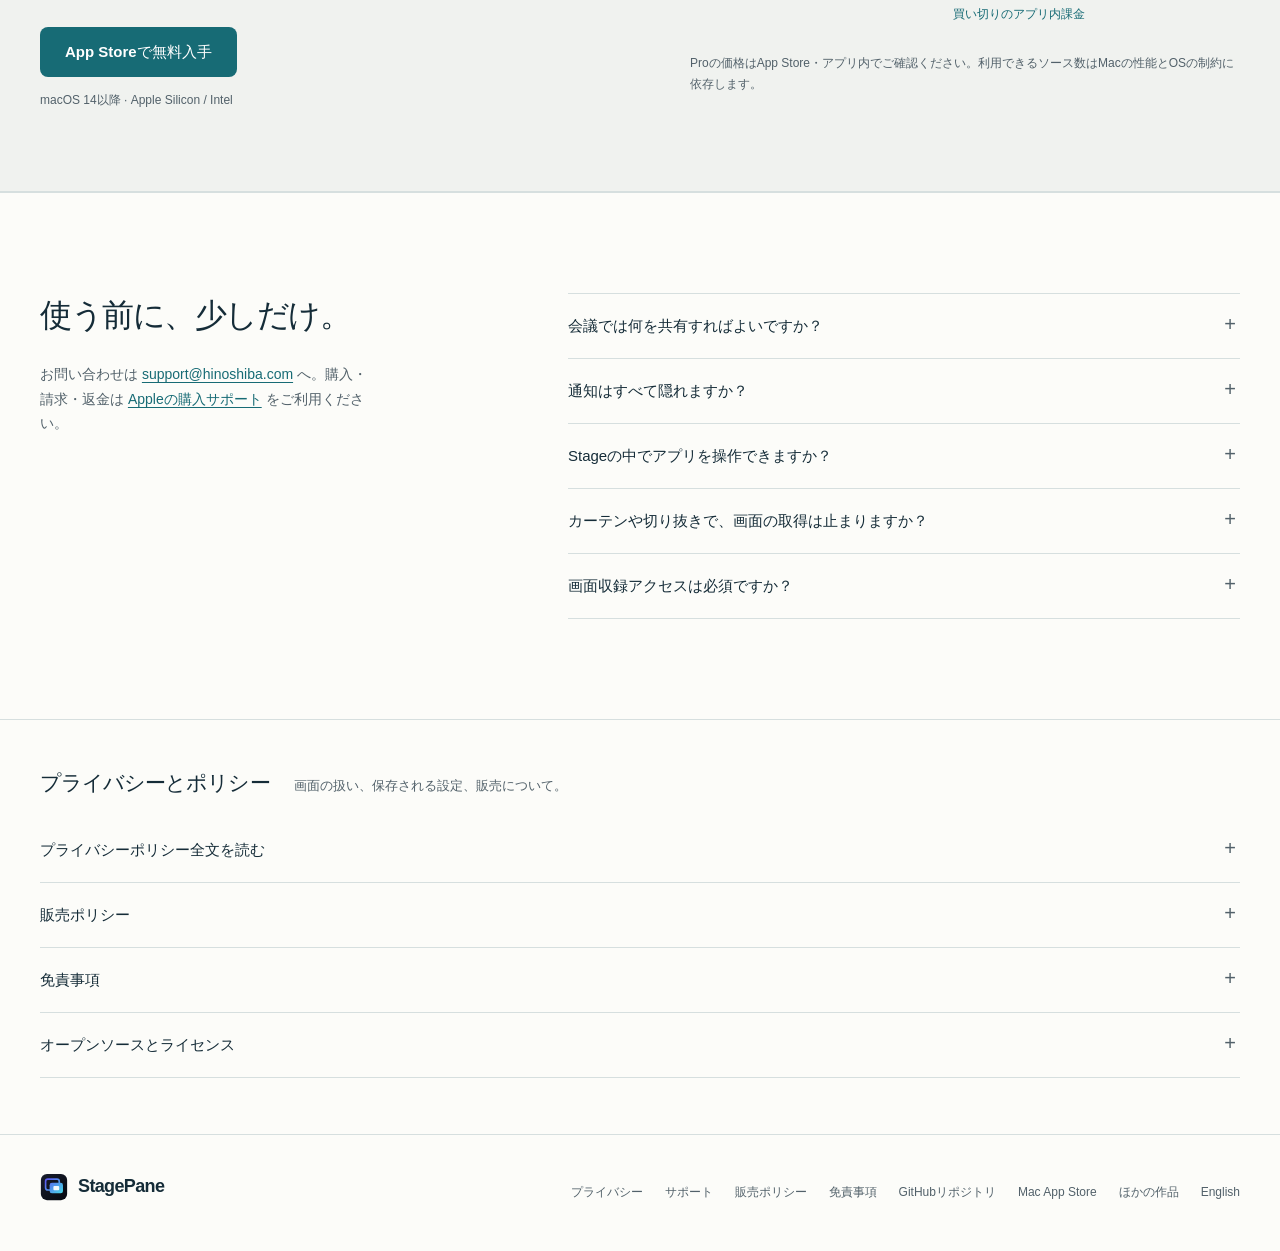
<file: site/privacy/index.html>
<!doctype html>
<html lang="en"><head><meta charset="utf-8"><meta name="viewport" content="width=device-width,initial-scale=1"><title>StagePane</title><link rel="canonical" href="https://stagepane.hinoshiba.com/"><meta http-equiv="refresh" content="0;url=../#privacy"></head><body><a href="../#privacy">Continue to StagePane / StagePaneへ</a></body></html>
</file>
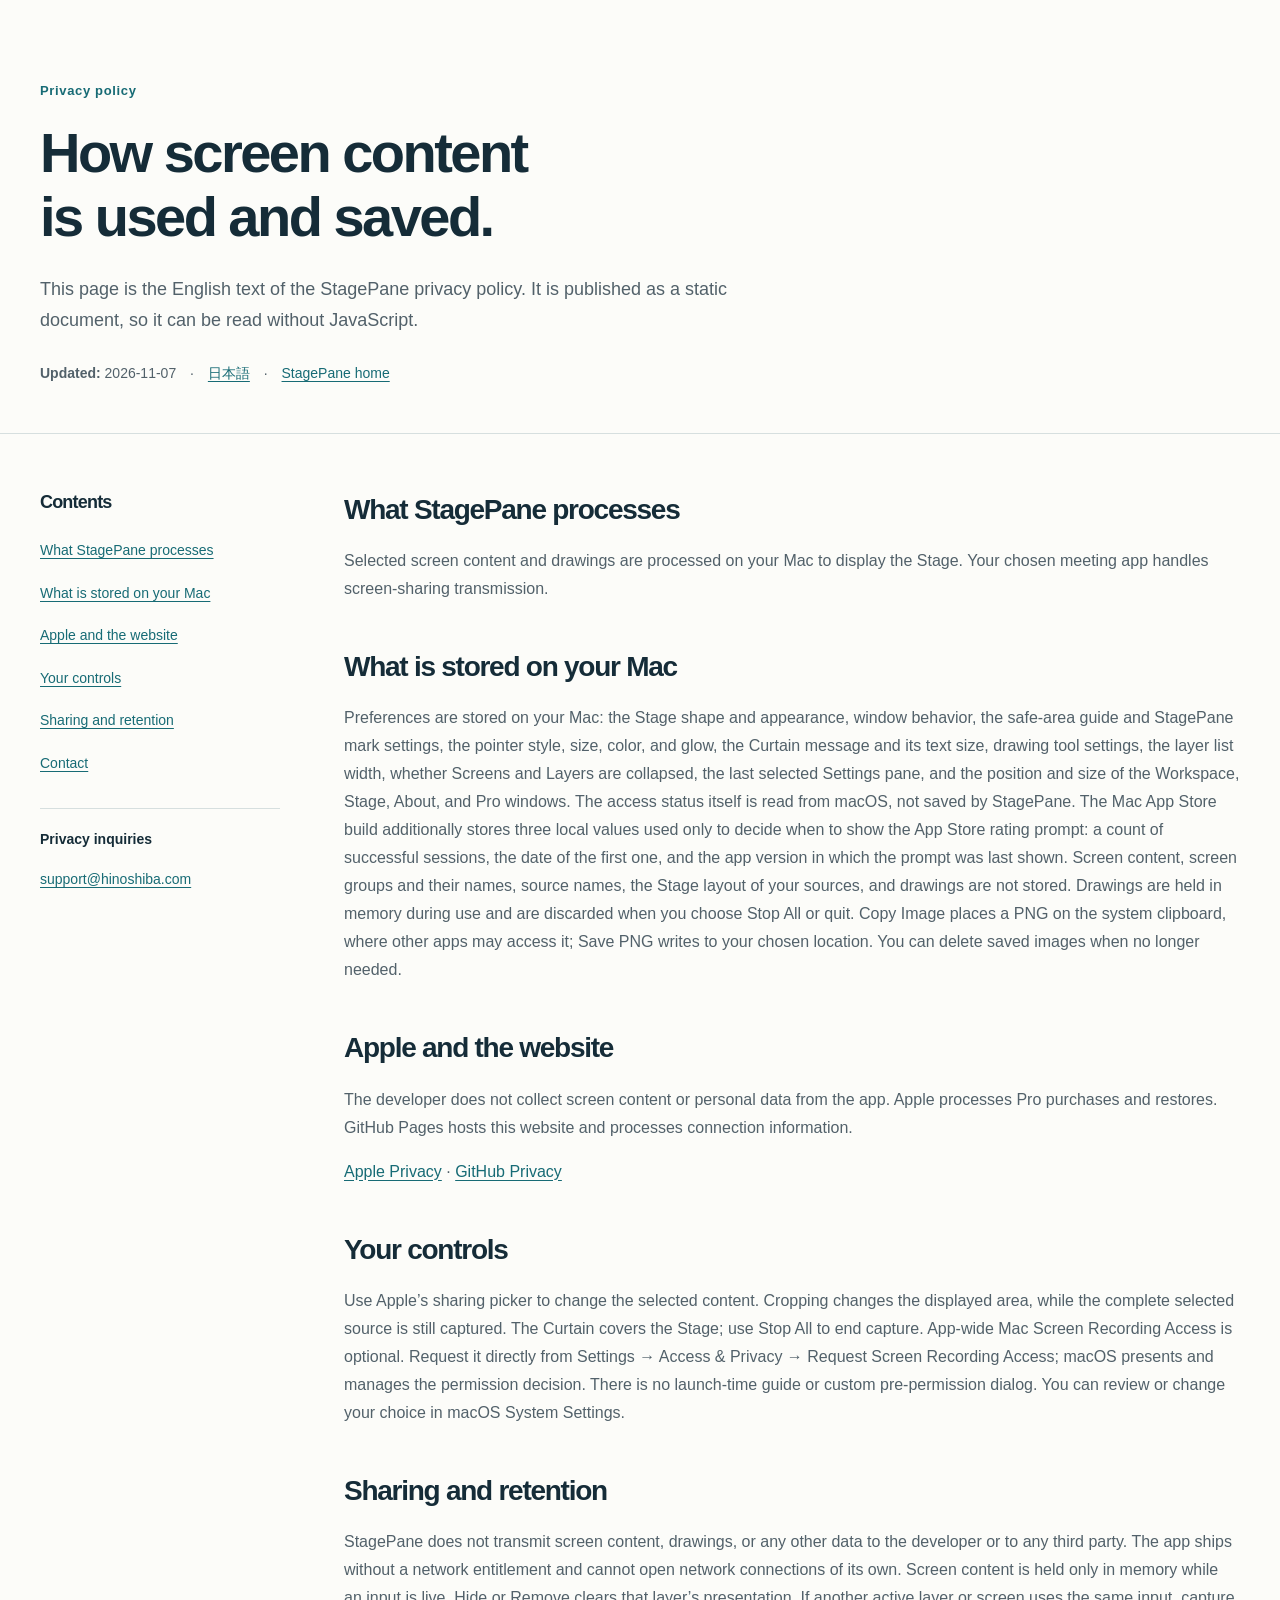
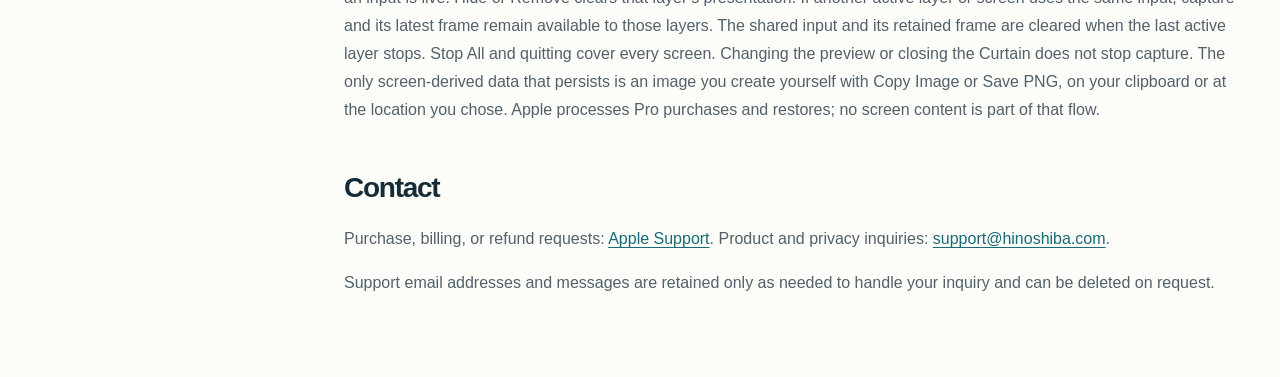
<file: site/en/privacy/index.html>
<!doctype html>
<!-- Static English rendering of the StagePane privacy policy.
     Every policy paragraph below is the English string of the matching
     data-i18n key in ../../site.js (t96, t97, t98, t99, t100, t101,
     privacy-sharing, contact-retention). Change both together, and keep
     them aligned with docs/APP_STORE_PRIVACY.md and docs/PRIVACY.md.
     No repository check enforces this. -->
<html lang="en">
<head>
<meta charset="utf-8"/>
<meta content="width=device-width, initial-scale=1" name="viewport"/>
<title>StagePane Privacy Policy</title>
<meta content="The English StagePane privacy policy: what the app processes, what it stores on your Mac, and what it never transmits." name="description"/>
<meta content="#ffffff" media="(prefers-color-scheme: light)" name="theme-color"/>
<meta content="#161617" media="(prefers-color-scheme: dark)" name="theme-color"/>
<meta content="website" property="og:type"/>
<meta content="StagePane" property="og:site_name"/>
<meta content="en_US" property="og:locale"/>
<meta content="ja_JP" property="og:locale:alternate"/>
<meta content="StagePane Privacy Policy" property="og:title"/>
<meta content="What StagePane processes, what it stores on your Mac, and what it never transmits." property="og:description"/>
<meta content="https://stagepane.hinoshiba.com/en/privacy/" property="og:url"/>
<link href="https://stagepane.hinoshiba.com/en/privacy/" rel="canonical"/>
<link href="https://stagepane.hinoshiba.com/#privacy" hreflang="ja" rel="alternate"/>
<link href="https://stagepane.hinoshiba.com/en/privacy/" hreflang="en" rel="alternate"/>
<link href="https://stagepane.hinoshiba.com/" hreflang="x-default" rel="alternate"/>
<link href="../../assets/StagePaneMark.svg" rel="icon" type="image/svg+xml"/>
<link href="../../styles.css?v=20261107-screen-tabs" rel="stylesheet"/>
</head>
<body class="policy-page">
<main id="main">
<section class="policy-hero">
<div class="shell">
<p class="eyebrow">Privacy policy</p>
<h1>How screen content is used and saved.</h1>
<p class="policy-lead">This page is the English text of the StagePane privacy policy. It is published as a static document, so it can be read without JavaScript.</p>
<p class="policy-meta"><strong>Updated:</strong> 2026-11-07 <span aria-hidden="true">·</span> <a href="../../#privacy" hreflang="ja" lang="ja">日本語</a> <span aria-hidden="true">·</span> <a href="../../?lang=en">StagePane home</a></p>
</div>
</section>
<div class="shell policy-layout">
<aside class="policy-toc">
<h2>Contents</h2>
<ol>
<li><a href="#processing">What StagePane processes</a></li>
<li><a href="#storage">What is stored on your Mac</a></li>
<li><a href="#apple-website">Apple and the website</a></li>
<li><a href="#controls">Your controls</a></li>
<li><a href="#sharing-retention">Sharing and retention</a></li>
<li><a href="#contact">Contact</a></li>
</ol>
<div class="policy-contact-card">
<strong>Privacy inquiries</strong>
<a href="mailto:support@hinoshiba.com">support@hinoshiba.com</a>
</div>
</aside>
<article class="policy-article">
<section id="processing">
<h2>What StagePane processes</h2>
<p>Selected screen content and drawings are processed on your Mac to display the Stage. Your chosen meeting app handles screen-sharing transmission.</p>
</section>
<section id="storage">
<h2>What is stored on your Mac</h2>
<p>Preferences are stored on your Mac: the Stage shape and appearance, window behavior, the safe-area guide and StagePane mark settings, the pointer style, size, color, and glow, the Curtain message and its text size, drawing tool settings, the layer list width, whether Screens and Layers are collapsed, the last selected Settings pane, and the position and size of the Workspace, Stage, About, and Pro windows. The access status itself is read from macOS, not saved by StagePane. The Mac App Store build additionally stores three local values used only to decide when to show the App Store rating prompt: a count of successful sessions, the date of the first one, and the app version in which the prompt was last shown. Screen content, screen groups and their names, source names, the Stage layout of your sources, and drawings are not stored. Drawings are held in memory during use and are discarded when you choose Stop All or quit. Copy Image places a PNG on the system clipboard, where other apps may access it; Save PNG writes to your chosen location. You can delete saved images when no longer needed.</p>
</section>
<section id="apple-website">
<h2>Apple and the website</h2>
<p>The developer does not collect screen content or personal data from the app. Apple processes Pro purchases and restores. GitHub Pages hosts this website and processes connection information.</p>
<p><a href="https://www.apple.com/legal/privacy/">Apple Privacy</a> · <a href="https://docs.github.com/en/site-policy/privacy-policies/github-general-privacy-statement">GitHub Privacy</a></p>
</section>
<section id="controls">
<h2>Your controls</h2>
<p>Use Apple’s sharing picker to change the selected content. Cropping changes the displayed area, while the complete selected source is still captured. The Curtain covers the Stage; use Stop All to end capture. App-wide Mac Screen Recording Access is optional. Request it directly from Settings → Access & Privacy → Request Screen Recording Access; macOS presents and manages the permission decision. There is no launch-time guide or custom pre-permission dialog. You can review or change your choice in macOS System Settings.</p>
</section>
<section id="sharing-retention">
<h2>Sharing and retention</h2>
<p>StagePane does not transmit screen content, drawings, or any other data to the developer or to any third party. The app ships without a network entitlement and cannot open network connections of its own. Screen content is held only in memory while an input is live. Hide or Remove clears that layer’s presentation. If another active layer or screen uses the same input, capture and its latest frame remain available to those layers. The shared input and its retained frame are cleared when the last active layer stops. Stop All and quitting cover every screen. Changing the preview or closing the Curtain does not stop capture. The only screen-derived data that persists is an image you create yourself with Copy Image or Save PNG, on your clipboard or at the location you chose. Apple processes Pro purchases and restores; no screen content is part of that flow.</p>
</section>
<section id="contact">
<h2>Contact</h2>
<p>Purchase, billing, or refund requests: <a href="https://support.apple.com/billing">Apple Support</a>. Product and privacy inquiries: <a href="mailto:support@hinoshiba.com">support@hinoshiba.com</a>.</p>
<p>Support email addresses and messages are retained only as needed to handle your inquiry and can be deleted on request.</p>
</section>
</article>
</div>
</main>
</body>
</html>
</file>
<file: site/styles.css>
:root {
  color-scheme: light dark;
  --background: #fcfcf9;
  --surface: #f0f2ef;
  --surface-raised: #fff;
  --text: #152c38;
  --secondary: #52616a;
  --line: #d6dfdf;
  --accent: #176b75;
  --accent-hover: #10525b;
  --on-accent: #fff;
  --header-background: rgba(252,252,249,.95);
  --preview-shadow: 0 24px 70px -25px #172e3830;
  --shell: 1200px;
  font-family: -apple-system, BlinkMacSystemFont, "Segoe UI", "Hiragino Sans", "Yu Gothic UI", sans-serif;
  font-synthesis: none;
}
@media (prefers-color-scheme: dark) {
  :root {
    --background: #101820;
    --surface: #19252d;
    --surface-raised: #202e38;
    --text: #f0f5f3;
    --secondary: #b3c2c8;
    --line: #3b4a53;
    --accent: #80d7d4;
    --accent-hover: #b0ece9;
    --on-accent: #102e34;
    --header-background: rgba(16,24,32,.95);
    --preview-shadow: 0 24px 70px -25px #0008;
  }
}
* { box-sizing: border-box; }
html { scroll-behavior: smooth; scroll-padding-top: 96px; -webkit-text-size-adjust: 100%; }
body { margin: 0; min-width: 320px; color: var(--text); background: var(--background); font-size: 16px; line-height: 1.75; -webkit-font-smoothing: antialiased; }
h1, h2, h3, p, figure { margin: 0; }
h1, h2, h3 { text-wrap: balance; }
h1, h2 { font-weight: 650; letter-spacing: -.045em; }
h2 { font-size: clamp(30px, 3.35vw, 44px); line-height: 1.4; }
h3 { font-size: 19px; line-height: 1.5; font-weight: 600; }
p { overflow-wrap: break-word; }
strong, b { font-weight: 600; }
img, svg { display: block; max-width: 100%; }
img { height: auto; }
picture { display: block; }
a { color: var(--accent); text-underline-offset: .2em; }
a:hover { color: var(--accent-hover); }
button, input, select, textarea { font: inherit; }
a, summary { -webkit-tap-highlight-color: transparent; }
summary { touch-action: manipulation; }
:focus-visible { outline: 3px solid var(--accent); outline-offset: 5px; border-radius: 3px; }
[id] { scroll-margin-top: 96px; }
.shell { width: min(calc(100% - 80px), var(--shell)); margin-inline: auto; }
.sr-only { position: absolute; width: 1px; height: 1px; padding: 0; margin: -1px; overflow: hidden; clip-path: inset(50%); white-space: nowrap; border: 0; }
.anchor-alias { display: block; height: 0; }
.skip-link { position: fixed; top: 12px; left: 16px; z-index: 100; padding: 10px 16px; color: var(--on-accent); background: var(--accent); transform: translateY(-160%); }
.skip-link:focus { transform: none; }
.site-header { position: sticky; top: 0; z-index: 30; border-bottom: 1px solid var(--line); background: var(--header-background); backdrop-filter: blur(18px); -webkit-backdrop-filter: blur(18px); }
.header-inner { display: flex; align-items: center; gap: 32px; min-height: 76px; }
.brand { display: inline-flex; align-items: center; flex-shrink: 0; gap: 10px; color: var(--text); font-size: 21px; font-weight: 600; letter-spacing: -.035em; text-decoration: none; }
.brand:hover { color: var(--text); }
.brand img { width: 34px; height: 34px; }
.site-nav { display: flex; align-items: center; gap: 28px; margin-left: auto; }
.site-nav a, .header-actions > a:not(.button) { display: inline-flex; align-items: center; min-height: 44px; color: var(--text); font-size: 13px; text-decoration: none; }
.site-nav a:hover, .header-actions > a:not(.button):hover { color: var(--accent); }
.header-actions { display: flex; align-items: center; gap: 22px; }
.header-actions .button { min-height: 40px; padding: 9px 17px; font-size: 13px; }
.mobile-menu { position: relative; display: none; flex-shrink: 0; }
.mobile-menu summary { display: flex; align-items: center; justify-content: center; min-width: 44px; min-height: 44px; padding: 8px 10px; font-size: 13px; cursor: pointer; list-style: none; }
.mobile-menu summary::-webkit-details-marker { display: none; }
.mobile-menu summary::marker { content: ""; }
.mobile-menu nav { position: absolute; top: calc(100% + 12px); right: 0; display: grid; width: min(280px, calc(100vw - 32px)); max-height: calc(100svh - 90px); overflow-y: auto; padding: 8px; border: 1px solid var(--line); border-radius: 10px; background: var(--surface-raised); box-shadow: var(--preview-shadow); }
.mobile-menu nav a { display: flex; align-items: center; min-height: 44px; padding: 10px 12px; border-radius: 6px; color: var(--text); text-decoration: none; }
.mobile-menu nav a:hover { background: var(--surface); }
.button { display: inline-flex; align-items: center; justify-content: center; min-height: 50px; max-width: 100%; padding: 14px 24px; border: 1px solid transparent; border-radius: 8px; font-size: 15px; font-weight: 600; line-height: 1.35; text-align: center; text-decoration: none; transition: background-color .16s ease; }
.button-primary { color: var(--on-accent); background: var(--accent); }
.button-primary:hover { color: var(--on-accent); background: var(--accent-hover); }
.eyebrow { margin-bottom: 18px; color: var(--accent); font-size: 13px; font-weight: 600; letter-spacing: .05em; }
.hero { padding-block: 72px 48px; }
.hero-grid { display: grid; grid-template-columns: 1.22fr 1fr; gap: 56px; align-items: start; }
.hero h1 { font-size: clamp(38px, 4.45vw, 60px); line-height: 1.45; letter-spacing: -.055em; }
html[lang=en] .hero h1 { font-size: clamp(42px, 5.2vw, 68px); line-height: 1.1; letter-spacing: -.055em; }
.hero-copy { padding-top: 6px; }
.hero-lead { font-size: 22px; line-height: 1.65; font-weight: 500; letter-spacing: -.025em; }
.hero-description { margin-top: 12px; color: var(--secondary); font-size: 15px; line-height: 1.85; }
.hero-actions { display: flex; align-items: center; gap: 20px; margin-top: 24px; }
.compatibility { margin-top: 13px; color: var(--secondary); font-size: 12px; }
/* A deliberately illustrative comparison, with the same source content in both views. */
.sharing-section { padding-bottom: 88px; }
.demo-labels { display: grid; grid-template-columns: 1fr 1.2fr; gap: 50px; margin-bottom: 12px; font-size: 14px; font-weight: 600; }
.demo-labels p:last-child { color: var(--accent); }
.demo-views { position: relative; display: grid; grid-template-columns: 1fr 1.2fr; gap: 50px; align-items: center; }
.local-desktop { position: relative; height: 322px; overflow: hidden; border: 1px solid #c4d2d4; border-radius: 12px; background: linear-gradient(130deg, #e4eeeb, #dce3f2 58%, #e2d9e6); color: #233840; user-select: none; -webkit-user-select: none; }
.desktop-menubar { display: flex; gap: 14px; align-items: center; height: 23px; padding-inline: 12px; background: #ffffff70; font-size: 9px; }
.desktop-menubar span:last-child { margin-left: auto; }
.local-windows .visual-window { position: absolute; box-shadow: 0 8px 24px #1a304b20; }
.local-windows .slides { left: 4%; top: 13%; width: 51%; z-index: 1; }
.local-windows .app { right: 4%; top: 32%; width: 43%; z-index: 3; }
.visual-window { border: 1px solid #94b2b9; border-radius: 6px; overflow: hidden; background: #fff; color: #213840; container-type: inline-size; }
.window-chrome { display: flex; align-items: center; gap: 8px; height: 23px; padding: 0 8px; background: #f8fbfa; font-size: 9px; line-height: 1; }
.window-dots { display: flex; gap: 3px; }
.window-dots i { width: 4px; height: 4px; border-radius: 50%; background: #b6c7cb; }
.window-chrome > span:last-child { min-width: 0; margin: auto; padding-right: 15px; overflow: hidden; text-overflow: ellipsis; white-space: nowrap; }
.sample-slide { position: relative; height: 82cqw; overflow: hidden; padding: 7% 8%; background: #fcfcff; color: #272a3a; }
.sample-kicker { display: block; color: #5852b5; font-size: 4cqw; font-weight: 600; }
.sample-slide > strong { display: block; margin-top: 5%; font-size: 8.7cqw; letter-spacing: -.05em; line-height: 1.3; }
.sample-steps { display: flex; gap: 5%; margin-top: 6%; }
.sample-steps > div { flex: 1; padding: 5% 3%; border-radius: 4px; background: #eeecf9; color: #5852b5; font-size: 4.2cqw; text-align: center; }
.sample-steps b { display: block; margin-bottom: 8%; font-size: 4.5cqw; }
.sample-app { display: flex; flex-direction: column; height: 82cqw; overflow: hidden; padding: 7% 8%; background: #fff; color: #272a3a; }
.app-kicker { display: block; font-size: 3.6cqw; color: #6e7082; letter-spacing: .1em; }
.sample-app > strong { display: block; margin-top: 5%; font-size: 6cqw; letter-spacing: -.03em; line-height: 1.4; }
.sample-date { display: block; margin-top: 5%; padding: 3%; border: 1px solid #d9dae4; border-radius: 4px; font-size: 4.3cqw; }
.sample-times { display: flex; gap: 5%; margin-top: 5%; font-size: 4cqw; }
.sample-times > * { flex: 1; padding: 3%; border-radius: 3px; text-align: center; background: #efedf9; }
.sample-times b, .sample-action { background: #5b52bb; color: #fff; }
.sample-action { display: block; margin-top: 5%; border-radius: 4px; padding: 3%; font-size: 4cqw; text-align: center; }
.personal-note { position: absolute; z-index: 5; right: 4%; bottom: 43px; width: 31%; padding: 10px; border: 1px solid #d5ccb6; border-radius: 5px; background: #fff6d9; font-size: 9px; line-height: 1.6; box-shadow: 0 3px 10px #0001; }
.personal-note strong { font-size: 11px; }
.personal-note p { margin-top: 8px; }
.personal-note i { display: block; height: 1px; margin-top: 9px; background: #ded4b7; }
.local-chat { position: absolute; z-index: 4; left: 6%; bottom: 46px; width: 60%; border-color: #b8afc4; box-shadow: 0 8px 24px #1a304b25; }
.local-chat .window-chrome { background: #f5f1f6; }
.local-chat .window-chrome > span:last-child { margin: 0; padding-right: 0; }
.chat-body { display: flex; min-height: 114px; background: #fff; }
.chat-sidebar { display: flex; flex-direction: column; align-items: center; gap: 9px; width: 27px; flex-shrink: 0; padding-top: 9px; background: #4b314d; color: #fff; }
.chat-sidebar b { font-size: 14px; line-height: 1; }
.chat-sidebar i { display: block; width: 12px; height: 3px; border-radius: 2px; background: #bea6be; }
.chat-sidebar i:nth-last-child(2) { background: #fff; }
.chat-thread { flex: 1; min-width: 0; padding: 7px 8px 8px; }
.chat-thread > strong { display: block; padding-bottom: 5px; border-bottom: 1px solid #ece7ef; font-size: 9px; line-height: 1.3; }
.chat-message { display: flex; align-items: flex-start; gap: 5px; margin-top: 7px; font-size: 8px; line-height: 1.35; }
.chat-avatar { display: grid; place-items: center; flex-shrink: 0; width: 17px; height: 17px; border-radius: 4px; background: #d6e8e1; color: #416057; font-size: 8px; font-weight: 600; }
.chat-message:nth-of-type(2) .chat-avatar { background: #e5dcf2; color: #665678; }
.chat-message:nth-of-type(3) .chat-avatar { background: #f2e3ce; color: #7c6848; }
.chat-message > div { min-width: 0; }
.chat-message b { font-size: 8px; }
.chat-message p { overflow: hidden; white-space: nowrap; text-overflow: ellipsis; color: #62616c; }
.notification-stack { position: absolute; z-index: 6; right: 10px; top: 32px; display: grid; gap: 6px; width: 64%; pointer-events: none; }
.notification { display: flex; align-items: center; gap: 9px; min-width: 0; padding: 10px; border: 1px solid #c5cbdb; border-radius: 10px; background: #fffffff5; box-shadow: 0 8px 24px #192e4528; font-size: 10px; line-height: 1.55; }
.notification > div { min-width: 0; }
.notification p { display: -webkit-box; overflow: hidden; -webkit-box-orient: vertical; -webkit-line-clamp: 2; }
.notification.is-entering { animation: notification-enter .35s ease-out both; }
@keyframes notification-enter { from { opacity: 0; transform: translateX(16px); } to { opacity: 1; transform: translateX(0); } }
.notification-icon { display: grid; place-items: center; flex-shrink: 0; width: 30px; height: 30px; background: #54344d; color: #fff; border-radius: 7px; font-size: 22px; font-weight: 600; }
.notification strong { font-size: 11px; }
.desktop-dock { position: absolute; bottom: 8px; left: 50%; transform: translateX(-50%); display: flex; align-items: center; gap: 7px; padding: 5px 7px; border: 1px solid #fff8; border-radius: 10px; background: #ffffff80; }
.desktop-dock i { width: 23px; height: 23px; border-radius: 5px; background: #b6c4ce; }
.desktop-dock i:nth-child(2) { background: #f1d5ac; }
.desktop-dock i:last-child { background: #c3afd2; }
.desktop-dock img { width: 26px; height: 26px; }
.stage-bridge { position: absolute; left: calc(45.45% - 11px); top: 50%; z-index: 5; transform: translate(-50%,-50%); display: flex; align-items: center; gap: 5px; padding: 8px 6px; background: var(--background); border-radius: 14px; color: var(--accent); font-size: 20px; }
.stage-bridge img { width: 36px; height: 36px; }
.audience-stage { position: relative; display: flex; align-items: center; height: 354px; padding: 30px 23px; overflow: hidden; border: 1px solid #38515e; border-radius: 14px; background: #152b39; box-shadow: 0 20px 42px -25px #10263380; }
.stage-topline { position: absolute; left: 22px; right: 22px; top: 15px; display: flex; align-items: center; gap: 8px; font-size: 11px; color: #cee1e7; }
.stage-status { width: 6px; height: 6px; border-radius: 50%; background: #8addc9; }
.shared-windows { position: relative; display: flex; align-items: center; gap: 12px; width: 100%; aspect-ratio: 2.2; }
.shared-windows .visual-window { flex: 1; min-width: 0; border-color: #88bbba; border-radius: 5px; }
.stage-wordmark { position: absolute; bottom: 13px; right: 22px; color: #b0c6ce; font-size: 10px; }
.scope-note { max-width: 850px; margin-top: 8px; color: var(--secondary); font-size: 12px; }
.section { padding: 100px 0; border-top: 1px solid var(--line); }
.section-intro { display: grid; grid-template-columns: 1fr 1fr; align-items: end; gap: 80px; margin-bottom: 42px; }
.section-lead { max-width: 440px; color: var(--secondary); font-size: 17px; }
.layout-section { background: var(--surface); }
.workspace-showcase { max-width: 1000px; margin-inline: auto; }
.workspace-showcase > a { position: relative; display: block; border-radius: 14px; box-shadow: var(--preview-shadow); }
.workspace-showcase img { width: 100%; border-radius: 14px; }
.workspace-showcase figcaption { margin-top: 18px; color: var(--secondary); font-size: 12px; text-align: center; }
a[data-preview] { cursor: zoom-in; }
.tool-notes { display: grid; grid-template-columns: 1fr 1fr; gap: 80px; margin: 50px auto 0; max-width: 1000px; }
.tool-notes > div { display: flex; gap: 22px; }
.tool-notes svg { width: 28px; height: 32px; flex-shrink: 0; fill: none; stroke: var(--accent); stroke-width: 1.5; }
.tool-notes p { margin-top: 8px; color: var(--secondary); font-size: 15px; }
.local-section { padding: 64px 0; background: #16303a; color: #eff7f4; }
.local-grid { display: grid; grid-template-columns: 170px 1fr; align-items: center; gap: 60px; max-width: 1000px; }
.local-grid h2 { font-size: 30px; }
.local-grid p { max-width: 720px; margin-top: 14px; color: #c2d6da; font-size: 15px; }
.local-symbol svg { width: 120px; stroke: #9cd6cf; stroke-width: 1.2; fill: none; }
.local-section a { display: inline-block; margin-top: 16px; padding-block: 5px; font-size: 13px; color: #b1eee1; }
.local-section a:focus-visible { outline-color: #b1eee1; }
.steps { display: grid; grid-template-columns: repeat(3,minmax(0,1fr)); gap: 64px; list-style: none; margin: 50px 0 0; padding: 0; counter-reset: step; }
.steps li { min-width: 0; counter-increment: step; border-top: 1px solid var(--line); padding-top: 22px; }
.steps li::before { content: "0" counter(step); display: block; margin-bottom: 18px; font-size: 13px; color: var(--accent); font-variant-numeric: tabular-nums; }
.steps p { margin-top: 12px; color: var(--secondary); font-size: 15px; }
.plans-section { padding: 80px 0; background: var(--surface); border-block: 1px solid var(--line); }
.plans-grid { display: grid; grid-template-columns: 1fr 1fr; gap: 100px; }
.plans-grid h2 { font-size: clamp(40px,4vw,56px); }
.plan-intro { margin-top: 12px; font-size: 19px; }
.plan-common { margin: 18px 0 28px; color: var(--secondary); font-size: 15px; }
.plan-details { align-self: center; }
.free-plan { display: flex; align-items: center; justify-content: space-between; gap: 24px; padding-bottom: 24px; border-bottom: 1px solid var(--line); }
.source-count { display: flex; align-items: center; gap: 14px; }
.source-count strong { font-size: 64px; font-weight: 400; letter-spacing: -.07em; line-height: 1; }
.source-count span { max-width: 120px; font-size: 13px; color: var(--secondary); }
.pro-plan { display: grid; grid-template-columns: 1fr 1.2fr; gap: 12px 24px; padding-top: 26px; }
.pro-plan p { font-size: 14px; }
.pro-plan .purchase-type { grid-column: 2; color: var(--accent); font-size: 12px; }
.plan-note { margin-top: 28px; font-size: 12px; color: var(--secondary); }
.support-grid { display: grid; grid-template-columns: .8fr 1.2fr; gap: 80px; }
.support-grid h2 { font-size: 32px; }
.support-direct { margin-top: 24px; max-width: 330px; color: var(--secondary); font-size: 14px; }
.faq-list > details { border-bottom: 1px solid var(--line); }
.faq-list > details:first-child { border-top: 1px solid var(--line); }
.faq-list summary, .legal-details > summary { position: relative; padding: 20px 32px 20px 0; font-size: 15px; font-weight: 500; line-height: 1.6; cursor: pointer; list-style: none; }
.faq-list summary::-webkit-details-marker, .legal-details > summary::-webkit-details-marker { display: none; }
.faq-list summary::marker, .legal-details > summary::marker { content: ""; }
.faq-list summary::after, .legal-details > summary::after { content: "+"; position: absolute; top: 20px; right: 4px; font-size: 20px; line-height: 1; color: var(--secondary); font-weight: 400; }
.faq-list details[open] > summary::after, .legal-details[open] > summary::after { content: "−"; }
.faq-list details > p { padding: 0 30px 24px 0; color: var(--secondary); font-size: 14px; }
#privacy { padding-block: 48px 0; }
#privacy .section-heading { display: flex; align-items: baseline; gap: 24px; margin-bottom: 20px; }
#privacy h2 { font-size: 21px; }
#privacy .section-heading p { font-size: 13px; color: var(--secondary); }
#terms, #disclaimer, #build { padding-block: 0; border-top: 0; }
#build { padding-bottom: 56px; }
.legal-details { border-bottom: 1px solid var(--line); }
.policy-copy { max-width: 80ch; padding-bottom: 28px; color: var(--secondary); font-size: 14px; line-height: 1.85; overflow-wrap: break-word; }
.policy-copy p + p { margin-top: 18px; }
.contact-link { overflow-wrap: anywhere; }
footer { border-top: 1px solid var(--line); }
.footer-inner { display: flex; align-items: start; gap: 48px; padding-block: 36px; }
.footer-inner .brand { font-size: 18px; }
.footer-inner .brand img { width: 28px; height: 28px; }
.footer-inner nav { display: flex; flex-wrap: wrap; justify-content: flex-end; gap: 0 22px; margin-left: auto; max-width: 850px; }
.footer-inner nav a { display: inline-flex; align-items: center; min-height: 44px; color: var(--secondary); font-size: 12px; text-decoration: none; }
.footer-inner nav a:hover { color: var(--accent); }
/* Standalone English policy stays readable without JavaScript. */
.policy-hero { padding: 80px 0 48px; border-bottom: 1px solid var(--line); }
.policy-hero h1 { max-width: 850px; font-size: clamp(34px,4.5vw,56px); line-height: 1.15; }
.policy-lead { max-width: 760px; margin-top: 24px; font-size: 18px; color: var(--secondary); }
.policy-meta { margin-top: 24px; font-size: 14px; color: var(--secondary); }
.policy-meta span { margin-inline: 10px; }
.policy-layout { display: grid; grid-template-columns: 240px minmax(0,1fr); gap: 64px; padding-block: 56px 80px; }
.policy-toc { position: sticky; top: 32px; align-self: start; }
.policy-toc h2 { font-size: 18px; }
.policy-toc ol { padding: 0; list-style: none; margin: 14px 0 24px; }
.policy-toc a { display: inline-block; padding-block: 9px; font-size: 14px; }
.policy-contact-card { display: grid; gap: 6px; padding-top: 18px; border-top: 1px solid var(--line); font-size: 14px; }
.policy-contact-card a { overflow-wrap: anywhere; }
.policy-article section + section { margin-top: 44px; }
.policy-article h2 { font-size: 28px; margin-bottom: 18px; }
.policy-article p { color: var(--secondary); }
.policy-article p + p { margin-top: 16px; }
@media (max-width: 1000px) {
  .header-inner { gap: 22px; }
  .site-nav { gap: 18px; }
  .hero-grid { gap: 32px; grid-template-columns: 1fr 1fr; }
  .hero h1 { font-size: 4.5vw; }
  .hero-lead { font-size: 19px; }
  .hero-description { font-size: 14px; }
  .demo-views, .demo-labels { gap: 32px; }
  .local-desktop { height: 280px; }
  .audience-stage { height: 306px; padding: 24px 15px; }
  .notification-stack { width: 70%; }
  .personal-note { bottom: 42px; }
  .stage-bridge { left: calc(45.45% - 7px); }
  .stage-bridge img { width: 30px; height: 30px; }
  .shared-windows { gap: 8px; }
  .section-intro, .plans-grid, .support-grid { gap: 40px; }
  .tool-notes, .steps { gap: 36px; }
  .policy-layout { grid-template-columns: 200px minmax(0,1fr); gap: 36px; }
}
@media (max-width: 800px) {
  .site-nav { display: none; }
  .header-actions { margin-left: auto; }
  .mobile-menu { display: block; }
  .shell { width: calc(100% - 48px); }
  .hero { padding-block: 48px 36px; }
  .hero-grid { grid-template-columns: 1fr; gap: 22px; }
  .hero h1 { font-size: clamp(36px,6vw,50px); }
  html[lang=en] .hero h1 { font-size: clamp(40px,7.5vw,58px); }
  .hero-copy { padding: 0; }
  .hero-lead br { display: none; }
  .hero-description br { display: none; }
  .hero-lead { font-size: 20px; }
  .hero-description { max-width: 600px; font-size: 15px; }
  .hero-actions { margin-top: 20px; }
  .local-desktop { height: 252px; }
  .audience-stage { height: 280px; }
  .notification-stack { right: 7px; }
  .notification { padding: 8px; font-size: 9px; }
  .notification-icon { width: 24px; height: 24px; font-size: 18px; }
  .personal-note { font-size: 8px; padding: 9px; }
  .personal-note strong { font-size: 9px; }
  .chat-body { min-height: 95px; }
  .chat-thread { padding: 6px; }
  .chat-thread > strong { padding-bottom: 4px; font-size: 8px; }
  .chat-message { gap: 4px; margin-top: 4px; font-size: 7px; line-height: 1.25; }
  .chat-message b { font-size: 7px; }
  .chat-avatar { width: 15px; height: 15px; font-size: 7px; }
  .window-chrome { height: 19px; font-size: 8px; gap: 4px; }
  .window-dots { gap: 2px; }
  .window-dots i { width: 3px; height: 3px; }
  .stage-bridge { padding-inline: 4px; }
  .stage-bridge img { width: 26px; height: 26px; }
  .section { padding-block: 64px; }
  .section-intro { gap: 30px; }
  .section-lead { font-size: 15px; }
  .local-grid { grid-template-columns: 100px 1fr; gap: 32px; }
  .local-grid h2 { font-size: 25px; }
  .plans-grid { gap: 40px; }
  .pro-plan { grid-template-columns: 1fr; }
  .pro-plan .purchase-type { grid-column: 1; }
  .support-grid { grid-template-columns: 1fr; }
  .support-direct { max-width: 600px; }
  .footer-inner { flex-direction: column; gap: 18px; }
  .footer-inner nav { margin: 0; justify-content: start; }
}
@media (max-width: 600px) {
  html { scroll-padding-top: 84px; }
  [id] { scroll-margin-top: 84px; }
  .shell { width: calc(100% - 40px); }
  .header-inner { min-height: 66px; gap: 10px; }
  .brand { gap: 8px; font-size: 19px; }
  .brand img { width: 30px; height: 30px; }
  .header-actions { gap: 6px; }
  .header-actions .button { display: none; }
  .hero { padding-top: 28px; }
  .hero > .eyebrow { display: none; }
  .eyebrow { margin-bottom: 14px; font-size: 11px; }
  .hero h1 { font-size: clamp(31px,8.2vw,44px); line-height: 1.45; }
  html[lang=en] .hero h1 { font-size: clamp(37px,9.7vw,53px); }
  .hero-lead { font-size: 17px; line-height: 1.8; }
  .hero-lead br { display: initial; }
  .hero-description { font-size: 14px; }
  .hero-actions .button { font-size: 14px; }
  .compatibility { font-size: 11px; }
  .sharing-section { padding-bottom: 52px; }
  .sharing-demo { display: grid; }
  .demo-labels { display: none; }
  .demo-views { grid-template-columns: 1fr; gap: 52px; }
  .local-desktop { height: auto; aspect-ratio: 1.45; margin-top: 28px; overflow: visible; }
  .desktop-menubar { border-radius: 11px 11px 0 0; }
  .local-desktop::before, .audience-stage::before { position: absolute; top: -29px; left: 0; font-size: 12px; font-weight: 600; color: var(--text); }
  .local-desktop::before { content: "あなたのMac"; }
  .audience-stage::before { content: "相手に見える画面"; color: var(--accent); }
  html[lang=en] .local-desktop::before { content: "Your Mac"; }
  html[lang=en] .audience-stage::before { content: "What your audience sees"; }
  .local-windows .slides { top: 15%; }
  .local-windows .app { top: 30%; }
  .notification-stack { width: 64%; right: 8px; top: 29px; }
  .local-chat { bottom: 39px; }
  .personal-note { bottom: 39px; }
  .personal-note p { margin-top: 4px; }
  .personal-note i { margin-top: 6px; }
  .desktop-dock { bottom: 6px; gap: 5px; padding: 4px 6px; }
  .desktop-dock i { width: 18px; height: 18px; }
  .desktop-dock img { width: 21px; height: 21px; }
  .audience-stage { height: auto; aspect-ratio: 1.58; overflow: visible; padding: 30px 14px; }
  .stage-bridge { top: auto; bottom: calc(50% - 28px); left: auto; right: 14px; transform: none; gap: 6px; padding: 5px; background: var(--background); }
  .stage-bridge img { width: 25px; height: 25px; }
  .stage-bridge span { transform: rotate(90deg); }
  .stage-topline { top: 11px; left: 15px; font-size: 9px; }
  .stage-wordmark { bottom: 9px; right: 15px; font-size: 8px; }
  .window-chrome { height: 19px; font-size: 8px; padding-inline: 6px; }
  .shared-windows { gap: 8px; }
  .scope-note { margin-top: 12px; font-size: 11px; line-height: 1.8; }
  .section-intro { grid-template-columns: 1fr; gap: 20px; margin-bottom: 30px; }
  .section-lead { max-width: 500px; font-size: 15px; }
  h2 { font-size: 31px; }
  .workspace-showcase > a, .workspace-showcase img { border-radius: 6px; }
  .workspace-showcase figcaption { text-align: left; font-size: 11px; }
  .tool-notes { grid-template-columns: 1fr; gap: 28px; margin-top: 32px; }
  .tool-notes > div { gap: 16px; }
  .tool-notes h3 { font-size: 17px; }
  .tool-notes p { font-size: 14px; margin-top: 5px; }
  .local-section { padding-block: 42px; }
  .local-grid { grid-template-columns: 42px minmax(0,1fr); gap: 18px; align-items: start; }
  .local-symbol svg { width: 42px; }
  .local-grid h2 { font-size: 22px; }
  .local-grid p { font-size: 14px; }
  .steps { grid-template-columns: 1fr; gap: 24px; margin-top: 32px; }
  .steps li { position: relative; padding: 22px 0 0 42px; }
  .steps li::before { position: absolute; left: 0; top: 25px; }
  .steps h3 { font-size: 18px; }
  .steps p { margin-top: 6px; font-size: 14px; }
  .plans-section { padding-block: 56px; }
  .plans-grid { grid-template-columns: 1fr; gap: 38px; }
  .plan-intro { font-size: 18px; }
  .plan-common { font-size: 14px; }
  .plan-details { padding-top: 26px; border-top: 1px solid var(--line); }
  .pro-plan { grid-template-columns: 1fr 1.2fr; gap: 12px; }
  .pro-plan .purchase-type { grid-column: 2; }
  .pro-plan h3 { font-size: 17px; }
  .pro-plan p { font-size: 13px; }
  .plan-note { font-size: 11px; }
  .support-grid { gap: 30px; }
  .support-grid h2 { font-size: 28px; }
  .support-direct { margin-top: 16px; }
  .faq-list summary { font-size: 14px; }
  .faq-list details > p { font-size: 13px; }
  #privacy .section-heading { display: block; }
  #privacy .section-heading p { margin-top: 8px; }
  #privacy h2 { font-size: 21px; }
  .policy-copy { font-size: 13px; }
  .footer-inner nav { gap: 0 18px; }
  .policy-hero { padding: 44px 0 32px; }
  .policy-lead { font-size: 16px; }
  .policy-layout { grid-template-columns: 1fr; gap: 36px; padding-block: 32px 52px; }
  .policy-toc { position: static; padding-bottom: 28px; border-bottom: 1px solid var(--line); }
  .policy-toc a { min-height: 44px; font-size: 16px; }
  .policy-contact-card { max-width: 360px; }
  .policy-article h2 { font-size: 24px; }
}
@media (prefers-contrast: more) {
  :root { --secondary: var(--text); --line: var(--text); }
  .button { border-color: currentColor; }
  .visual-window, .local-desktop, .notification { border-color: #152c38; }
}
@media (prefers-reduced-motion: reduce) {
  html { scroll-behavior: auto; }
  *, *::before, *::after { transition: none !important; animation: none !important; }
}

/* Only the Stage has a movable surface; local apps remain decorative. */
.is-interactive .shared-windows { position: absolute; inset: 42px 20px 36px; display: block; width: auto; aspect-ratio: auto; }
.is-interactive .shared-windows .visual-window { position: absolute; right: auto; bottom: auto; transform: none; box-shadow: 0 8px 24px #10263325; }
.is-interactive .shared-windows .visual-window.is-dragging { box-shadow: 0 12px 28px #10263350; }
.window-drag-handle { position: absolute; inset: 0; z-index: 1; width: 100%; height: 100%; border: 0; border-radius: inherit; background: transparent; cursor: grab; touch-action: none; user-select: none; -webkit-user-select: none; }
.window-drag-handle:hover { box-shadow: inset 0 0 0 2px #176b7580; }
.window-drag-handle::after { content: ""; position: absolute; top: 7px; right: 7px; width: 8px; height: 9px; background: radial-gradient(circle, #6d8b93 1px, transparent 1.3px) 0 0 / 4px 4px; opacity: .65; }
.window-drag-handle:focus-visible { outline: 3px solid #176b75; outline-offset: -4px; }
.is-dragging .window-drag-handle { cursor: grabbing; }
.zoom-label { position: absolute; bottom: 18px; right: 18px; padding: 7px 12px; border: 1px solid #ffffff60; border-radius: 6px; background: #183441; color: #fff; font-size: 12px; box-shadow: 0 3px 12px #0002; }
@media (max-width: 600px) {
  .is-interactive .shared-windows { inset: 32px 12px 27px; }
  .zoom-label { bottom: 10px; right: 10px; padding: 4px 9px; font-size: 11px; }
}
</file>
